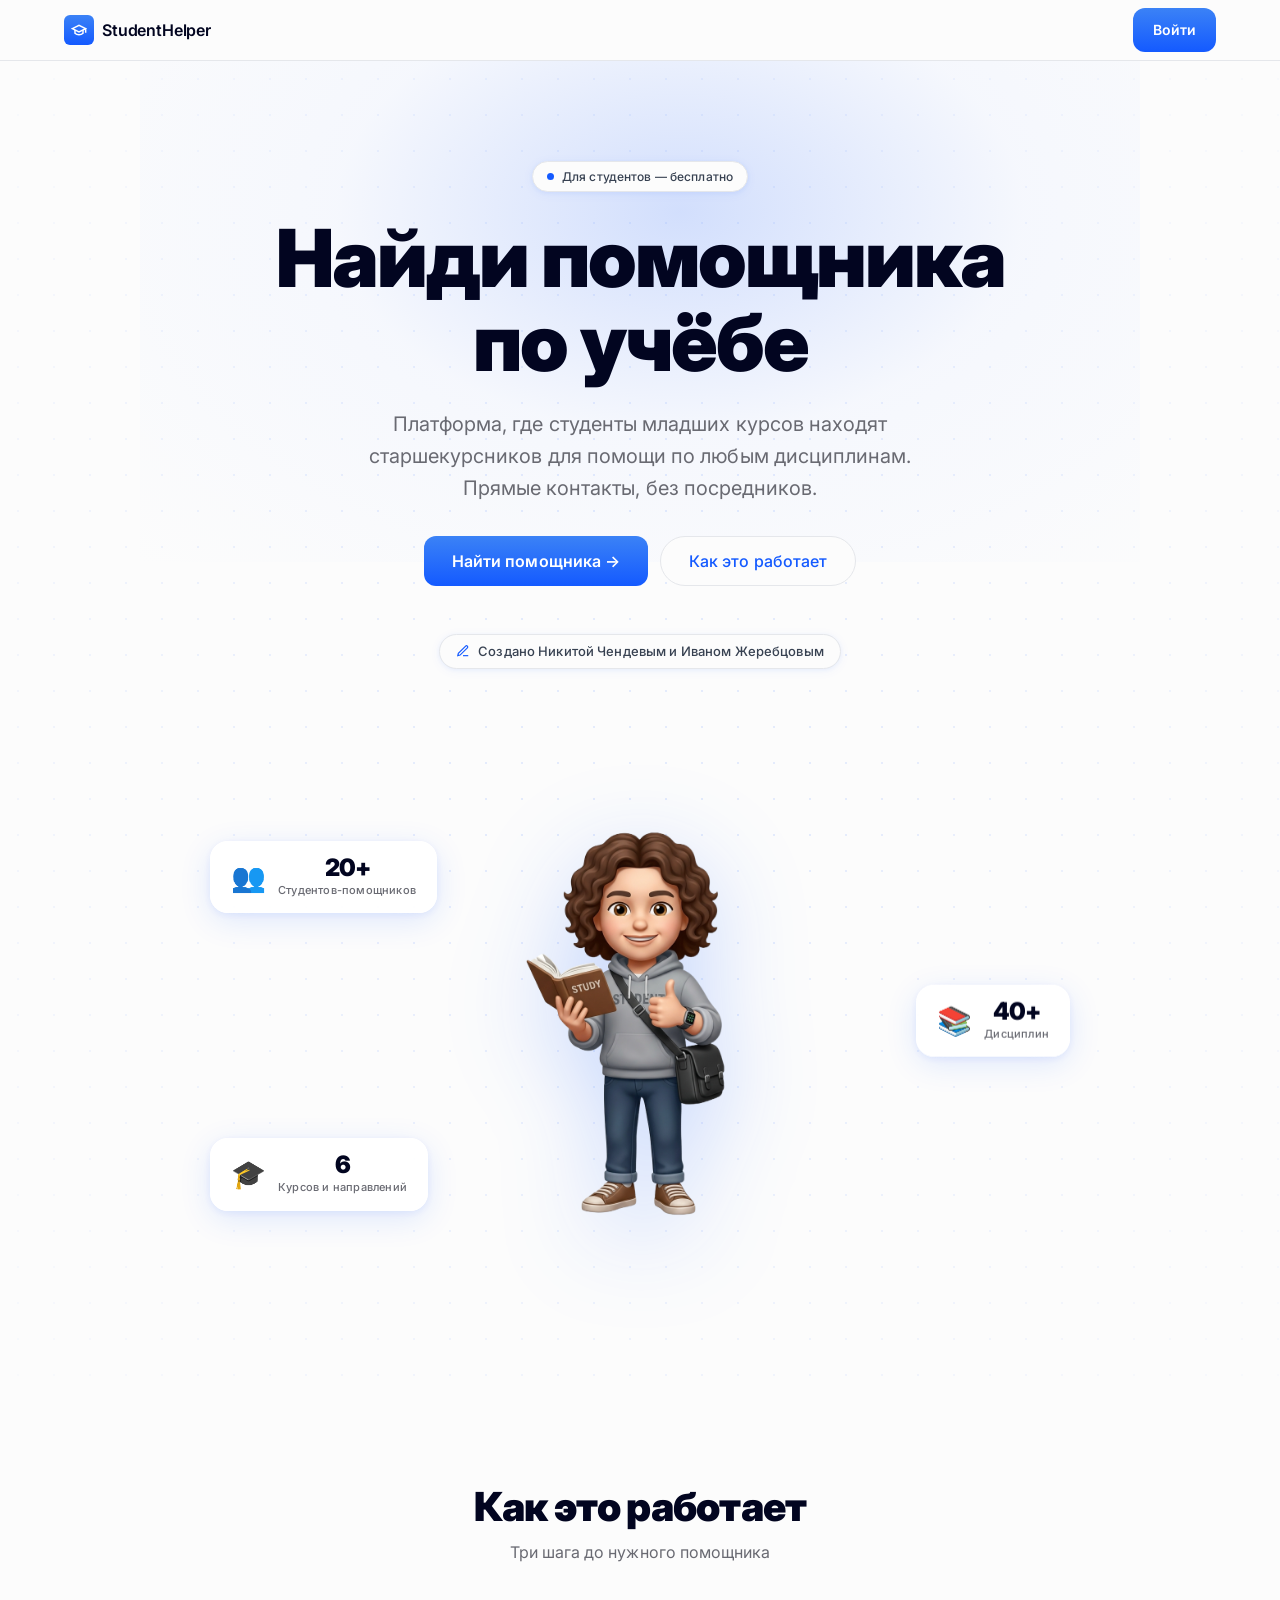
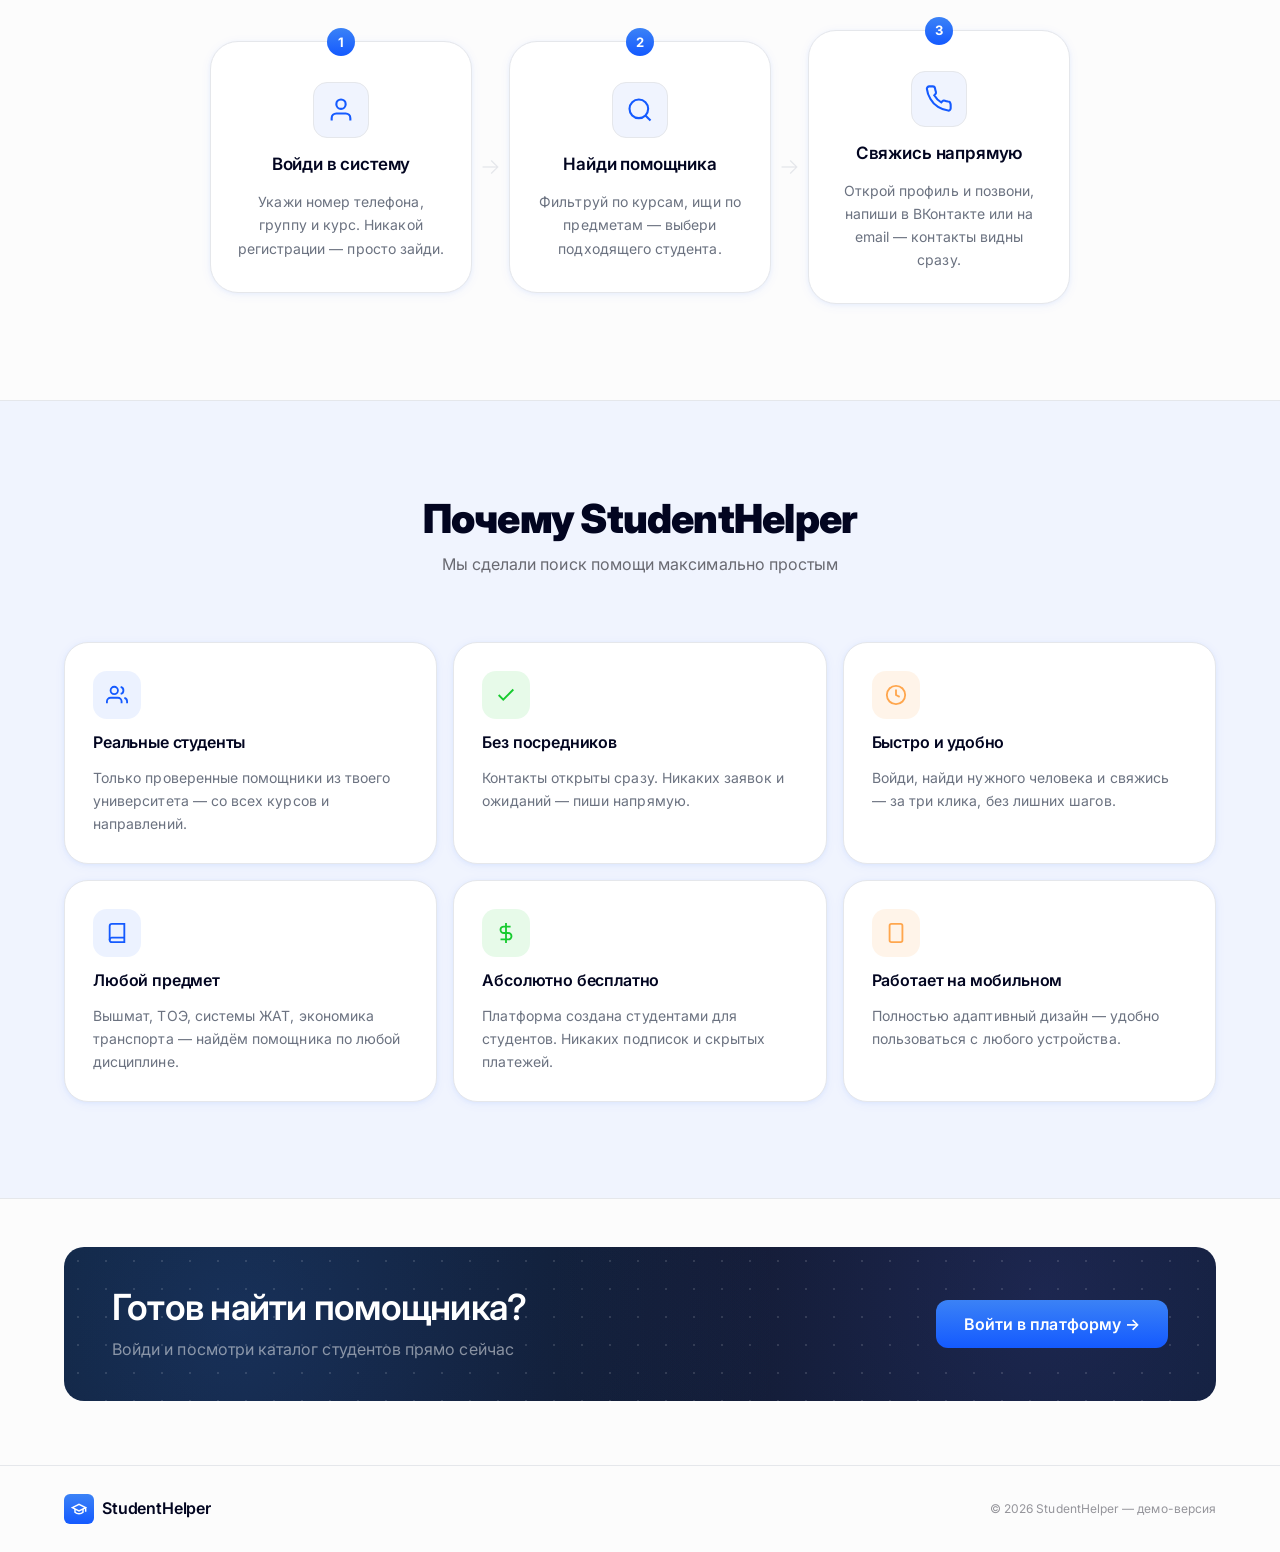
<file: index.html>
<!DOCTYPE html>
<html lang="ru">
<head>
  <meta charset="UTF-8" />
  <meta name="viewport" content="width=device-width, initial-scale=1.0" />
  <title>StudentHelper — Найди помощника по учёбе</title>
  <link rel="stylesheet" href="css/tokens.css" />
  <link rel="stylesheet" href="css/components.css" />
</head>
<body class="landing-body">

  <!-- ── HEADER ── -->
  <header class="land-header">
    <div class="container">
      <div class="land-header__inner">
        <a href="index.html" class="sh-logo">
          <div class="sh-logo__icon">
            <svg width="16" height="16" fill="none" stroke="currentColor" stroke-width="2.2" viewBox="0 0 24 24">
              <path d="M22 10v6M2 10l10-5 10 5-10 5z"/>
              <path d="M6 12v5c3 3 9 3 12 0v-5"/>
            </svg>
          </div>
          StudentHelper
        </a>
        <a href="login.html" class="btn btn--primary">Войти</a>
      </div>
    </div>
  </header>

  <!-- ── HERO ── -->
  <section class="land-hero">
    <div class="land-hero__bg">
      <div class="land-hero__glow"></div>
      <div class="land-hero__grid"></div>
    </div>
    <div class="container">
      <div class="land-hero__inner">

        <div class="hero__badge">
          <span class="hero__pulse"></span>
          Для студентов — бесплатно
        </div>

        <h1 class="land-hero__title">
          Найди помощника<br>по учёбе
        </h1>

        <p class="land-hero__sub">
          Платформа, где студенты младших курсов находят старшекурсников
          для помощи по любым дисциплинам. Прямые контакты, без посредников.
        </p>

        <div class="land-hero__actions">
          <a href="login.html" class="btn btn--primary btn--lg">Найти помощника →</a>
          <a href="#how" class="btn btn--ghost btn--lg">Как это работает</a>
        </div>

        <div class="land-hero__authors">
          <svg width="14" height="14" fill="none" stroke="currentColor" stroke-width="2" viewBox="0 0 24 24">
            <path d="M12 20h9"/>
            <path d="M16.5 3.5a2.12 2.12 0 0 1 3 3L7 19l-4 1 1-4z"/>
          </svg>
          Создано Никитой Чендевым и Иваном Жеребцовым
        </div>

        <div class="hero-visual">
          <!-- Floating stat cards -->
          <div class="hero-float-card hero-float-card--left-top">
            <span class="hero-float-card__icon">👥</span>
            <div>
              <div class="hero-float-card__num">20+</div>
              <div class="hero-float-card__label">Студентов-помощников</div>
            </div>
          </div>

          <div class="hero-float-card hero-float-card--right-top">
            <span class="hero-float-card__icon">📚</span>
            <div>
              <div class="hero-float-card__num">40+</div>
              <div class="hero-float-card__label">Дисциплин</div>
            </div>
          </div>

          <div class="hero-float-card hero-float-card--left-bottom">
            <span class="hero-float-card__icon">🎓</span>
            <div>
              <div class="hero-float-card__num">6</div>
              <div class="hero-float-card__label">Курсов и направлений</div>
            </div>
          </div>

          <!-- Student image -->
          <img
            class="hero-visual__img"
            src="student_memoji-fotor-bg-remover-20260518125216.png"
            alt="Студент-помощник"
          >
        </div>

      </div>
    </div>
  </section>

  <!-- ── HOW IT WORKS ── -->
  <section class="land-section" id="how">
    <div class="container">
      <div class="section-header">
        <h2 class="section-title">Как это работает</h2>
        <p class="section-subtitle">Три шага до нужного помощника</p>
      </div>

      <div class="land-steps">

        <div class="land-step">
          <div class="land-step__num">1</div>
          <div class="land-step__icon">
            <svg width="28" height="28" fill="none" stroke="currentColor" stroke-width="1.8" viewBox="0 0 24 24">
              <path d="M20 21v-2a4 4 0 0 0-4-4H8a4 4 0 0 0-4 4v2"/>
              <circle cx="12" cy="7" r="4"/>
            </svg>
          </div>
          <h3 class="land-step__title">Войди в систему</h3>
          <p class="land-step__text">Укажи номер телефона, группу и курс. Никакой регистрации — просто зайди.</p>
        </div>

        <div class="land-step__arrow">→</div>

        <div class="land-step">
          <div class="land-step__num">2</div>
          <div class="land-step__icon">
            <svg width="28" height="28" fill="none" stroke="currentColor" stroke-width="1.8" viewBox="0 0 24 24">
              <circle cx="11" cy="11" r="8"/>
              <path d="m21 21-4.35-4.35"/>
            </svg>
          </div>
          <h3 class="land-step__title">Найди помощника</h3>
          <p class="land-step__text">Фильтруй по курсам, ищи по предметам — выбери подходящего студента.</p>
        </div>

        <div class="land-step__arrow">→</div>

        <div class="land-step">
          <div class="land-step__num">3</div>
          <div class="land-step__icon">
            <svg width="28" height="28" fill="none" stroke="currentColor" stroke-width="1.8" viewBox="0 0 24 24">
              <path d="M22 16.92v3a2 2 0 0 1-2.18 2 19.79 19.79 0 0 1-8.63-3.07A19.5 19.5 0 0 1 4.69 12 19.79 19.79 0 0 1 1.61 3.4 2 2 0 0 1 3.6 1.21h3a2 2 0 0 1 2 1.72c.127.96.361 1.903.7 2.81a2 2 0 0 1-.45 2.11L7.91 8.86a16 16 0 0 0 6 6l.97-.97a2 2 0 0 1 2.11-.45c.907.339 1.85.573 2.81.7A2 2 0 0 1 21.73 16z"/>
            </svg>
          </div>
          <h3 class="land-step__title">Свяжись напрямую</h3>
          <p class="land-step__text">Открой профиль и позвони, напиши в ВКонтакте или на email — контакты видны сразу.</p>
        </div>

      </div>
    </div>
  </section>

  <!-- ── FEATURES ── -->
  <section class="land-section land-section--tinted" id="features">
    <div class="container">
      <div class="section-header">
        <h2 class="section-title">Почему StudentHelper</h2>
        <p class="section-subtitle">Мы сделали поиск помощи максимально простым</p>
      </div>

      <div class="land-features">

        <div class="land-feature-card">
          <div class="land-feature-card__icon land-feature-card__icon--blue">
            <svg width="22" height="22" fill="none" stroke="currentColor" stroke-width="2" viewBox="0 0 24 24">
              <path d="M17 21v-2a4 4 0 0 0-4-4H5a4 4 0 0 0-4 4v2"/>
              <circle cx="9" cy="7" r="4"/>
              <path d="M23 21v-2a4 4 0 0 0-3-3.87M16 3.13a4 4 0 0 1 0 7.75"/>
            </svg>
          </div>
          <h3 class="land-feature-card__title">Реальные студенты</h3>
          <p class="land-feature-card__text">Только проверенные помощники из твоего университета — со всех курсов и направлений.</p>
        </div>

        <div class="land-feature-card">
          <div class="land-feature-card__icon land-feature-card__icon--green">
            <svg width="22" height="22" fill="none" stroke="currentColor" stroke-width="2" viewBox="0 0 24 24">
              <polyline points="20 6 9 17 4 12"/>
            </svg>
          </div>
          <h3 class="land-feature-card__title">Без посредников</h3>
          <p class="land-feature-card__text">Контакты открыты сразу. Никаких заявок и ожиданий — пиши напрямую.</p>
        </div>

        <div class="land-feature-card">
          <div class="land-feature-card__icon land-feature-card__icon--amber">
            <svg width="22" height="22" fill="none" stroke="currentColor" stroke-width="2" viewBox="0 0 24 24">
              <circle cx="12" cy="12" r="10"/>
              <polyline points="12 6 12 12 16 14"/>
            </svg>
          </div>
          <h3 class="land-feature-card__title">Быстро и удобно</h3>
          <p class="land-feature-card__text">Войди, найди нужного человека и свяжись — за три клика, без лишних шагов.</p>
        </div>

        <div class="land-feature-card">
          <div class="land-feature-card__icon land-feature-card__icon--blue">
            <svg width="22" height="22" fill="none" stroke="currentColor" stroke-width="2" viewBox="0 0 24 24">
              <path d="M4 19.5A2.5 2.5 0 0 1 6.5 17H20"/>
              <path d="M6.5 2H20v20H6.5A2.5 2.5 0 0 1 4 19.5v-15A2.5 2.5 0 0 1 6.5 2z"/>
            </svg>
          </div>
          <h3 class="land-feature-card__title">Любой предмет</h3>
          <p class="land-feature-card__text">Вышмат, ТОЭ, системы ЖАТ, экономика транспорта — найдём помощника по любой дисциплине.</p>
        </div>

        <div class="land-feature-card">
          <div class="land-feature-card__icon land-feature-card__icon--green">
            <svg width="22" height="22" fill="none" stroke="currentColor" stroke-width="2" viewBox="0 0 24 24">
              <line x1="12" y1="1" x2="12" y2="23"/>
              <path d="M17 5H9.5a3.5 3.5 0 0 0 0 7h5a3.5 3.5 0 0 1 0 7H6"/>
            </svg>
          </div>
          <h3 class="land-feature-card__title">Абсолютно бесплатно</h3>
          <p class="land-feature-card__text">Платформа создана студентами для студентов. Никаких подписок и скрытых платежей.</p>
        </div>

        <div class="land-feature-card">
          <div class="land-feature-card__icon land-feature-card__icon--amber">
            <svg width="22" height="22" fill="none" stroke="currentColor" stroke-width="2" viewBox="0 0 24 24">
              <rect x="5" y="2" width="14" height="20" rx="2" ry="2"/>
              <line x1="12" y1="18" x2="12.01" y2="18"/>
            </svg>
          </div>
          <h3 class="land-feature-card__title">Работает на мобильном</h3>
          <p class="land-feature-card__text">Полностью адаптивный дизайн — удобно пользоваться с любого устройства.</p>
        </div>

      </div>
    </div>
  </section>

  <!-- ── CTA ── -->
  <section class="land-cta">
    <div class="container">
      <div class="land-cta__banner">
        <div class="land-cta__inner">
          <div class="land-cta__text">
            <h2 class="land-cta__title">Готов найти помощника?</h2>
            <p class="land-cta__sub">Войди и посмотри каталог студентов прямо сейчас</p>
          </div>
          <a href="login.html" class="btn btn--primary btn--lg land-cta__btn">
            Войти в платформу →
          </a>
        </div>
      </div>
    </div>
  </section>

  <!-- ── FOOTER ── -->
  <footer class="land-footer">
    <div class="container">
      <div class="land-footer__inner">
        <a href="index.html" class="sh-logo">
          <div class="sh-logo__icon">
            <svg width="16" height="16" fill="none" stroke="currentColor" stroke-width="2.2" viewBox="0 0 24 24">
              <path d="M22 10v6M2 10l10-5 10 5-10 5z"/>
              <path d="M6 12v5c3 3 9 3 12 0v-5"/>
            </svg>
          </div>
          StudentHelper
        </a>
        <p class="land-footer__copy">© 2026 StudentHelper — демо-версия</p>
      </div>
    </div>
  </footer>

  <script src="js/main.js"></script>
</body>
</html>
</file>
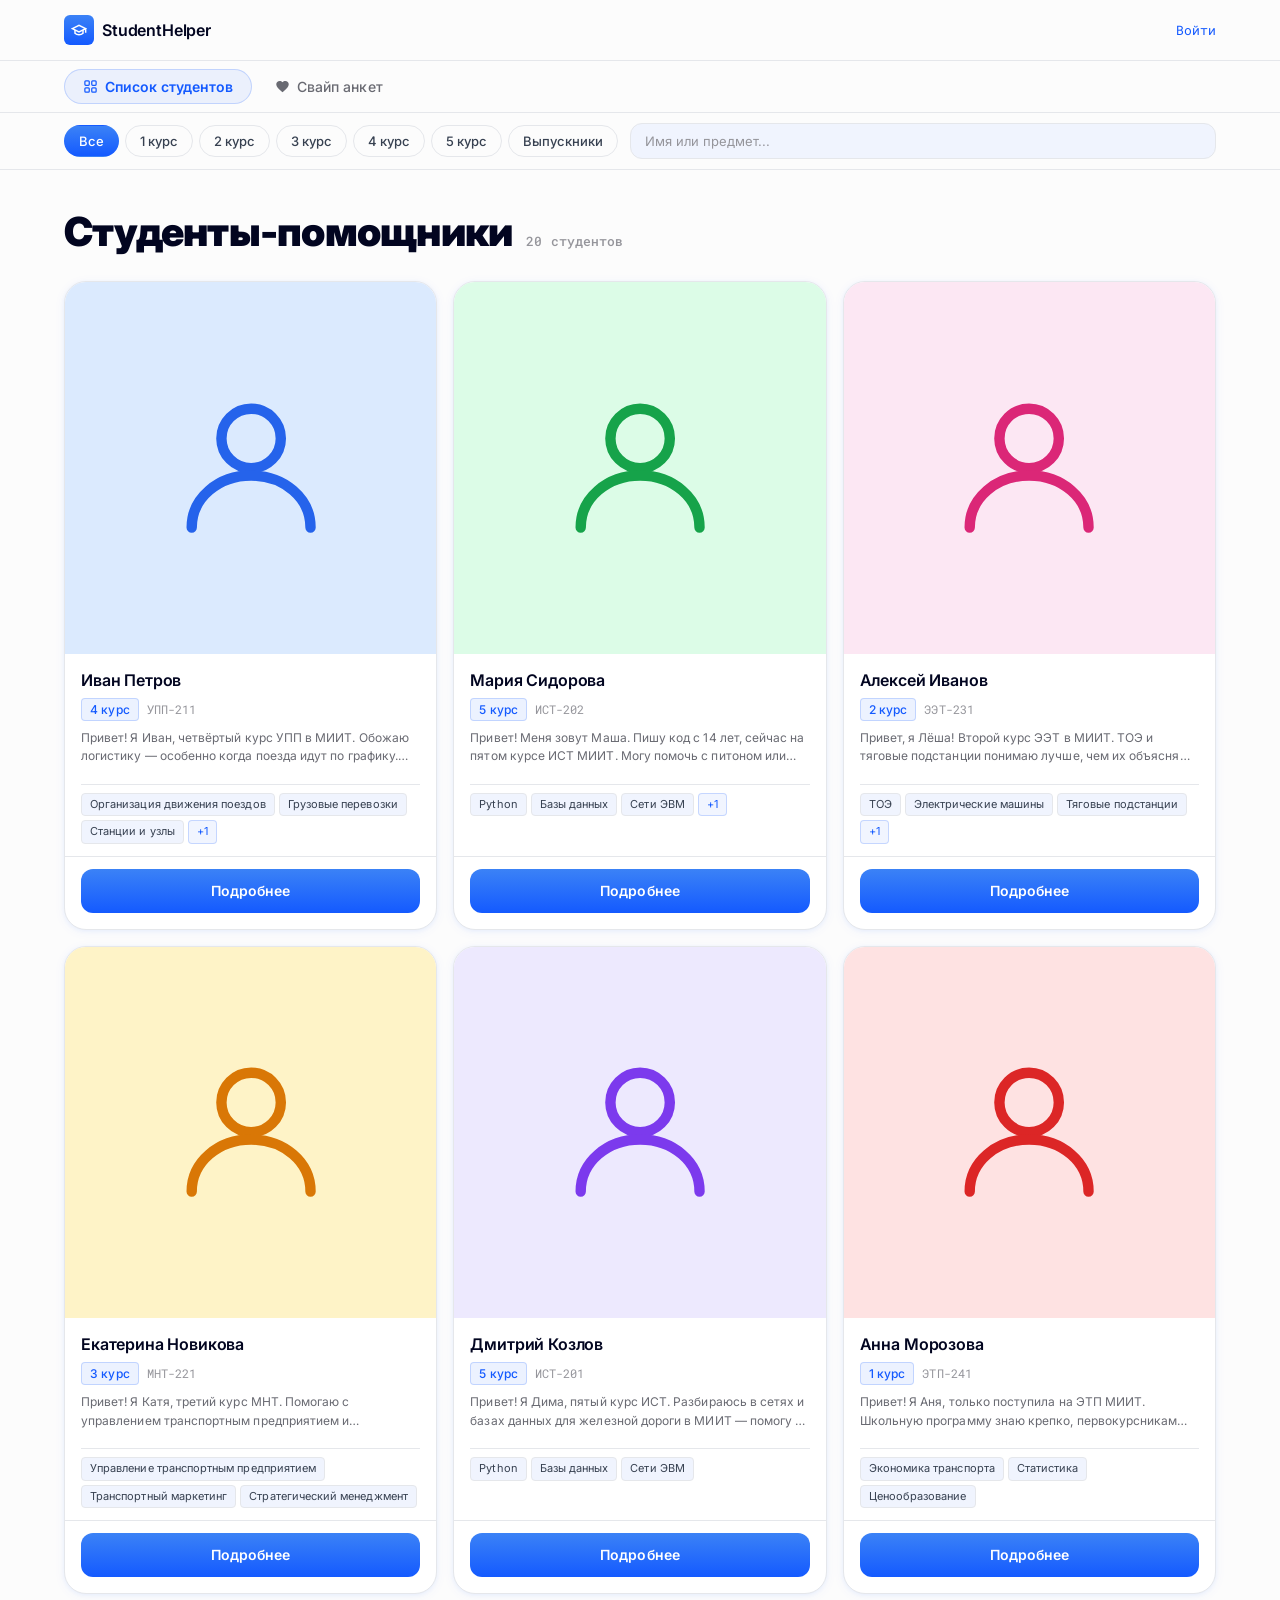
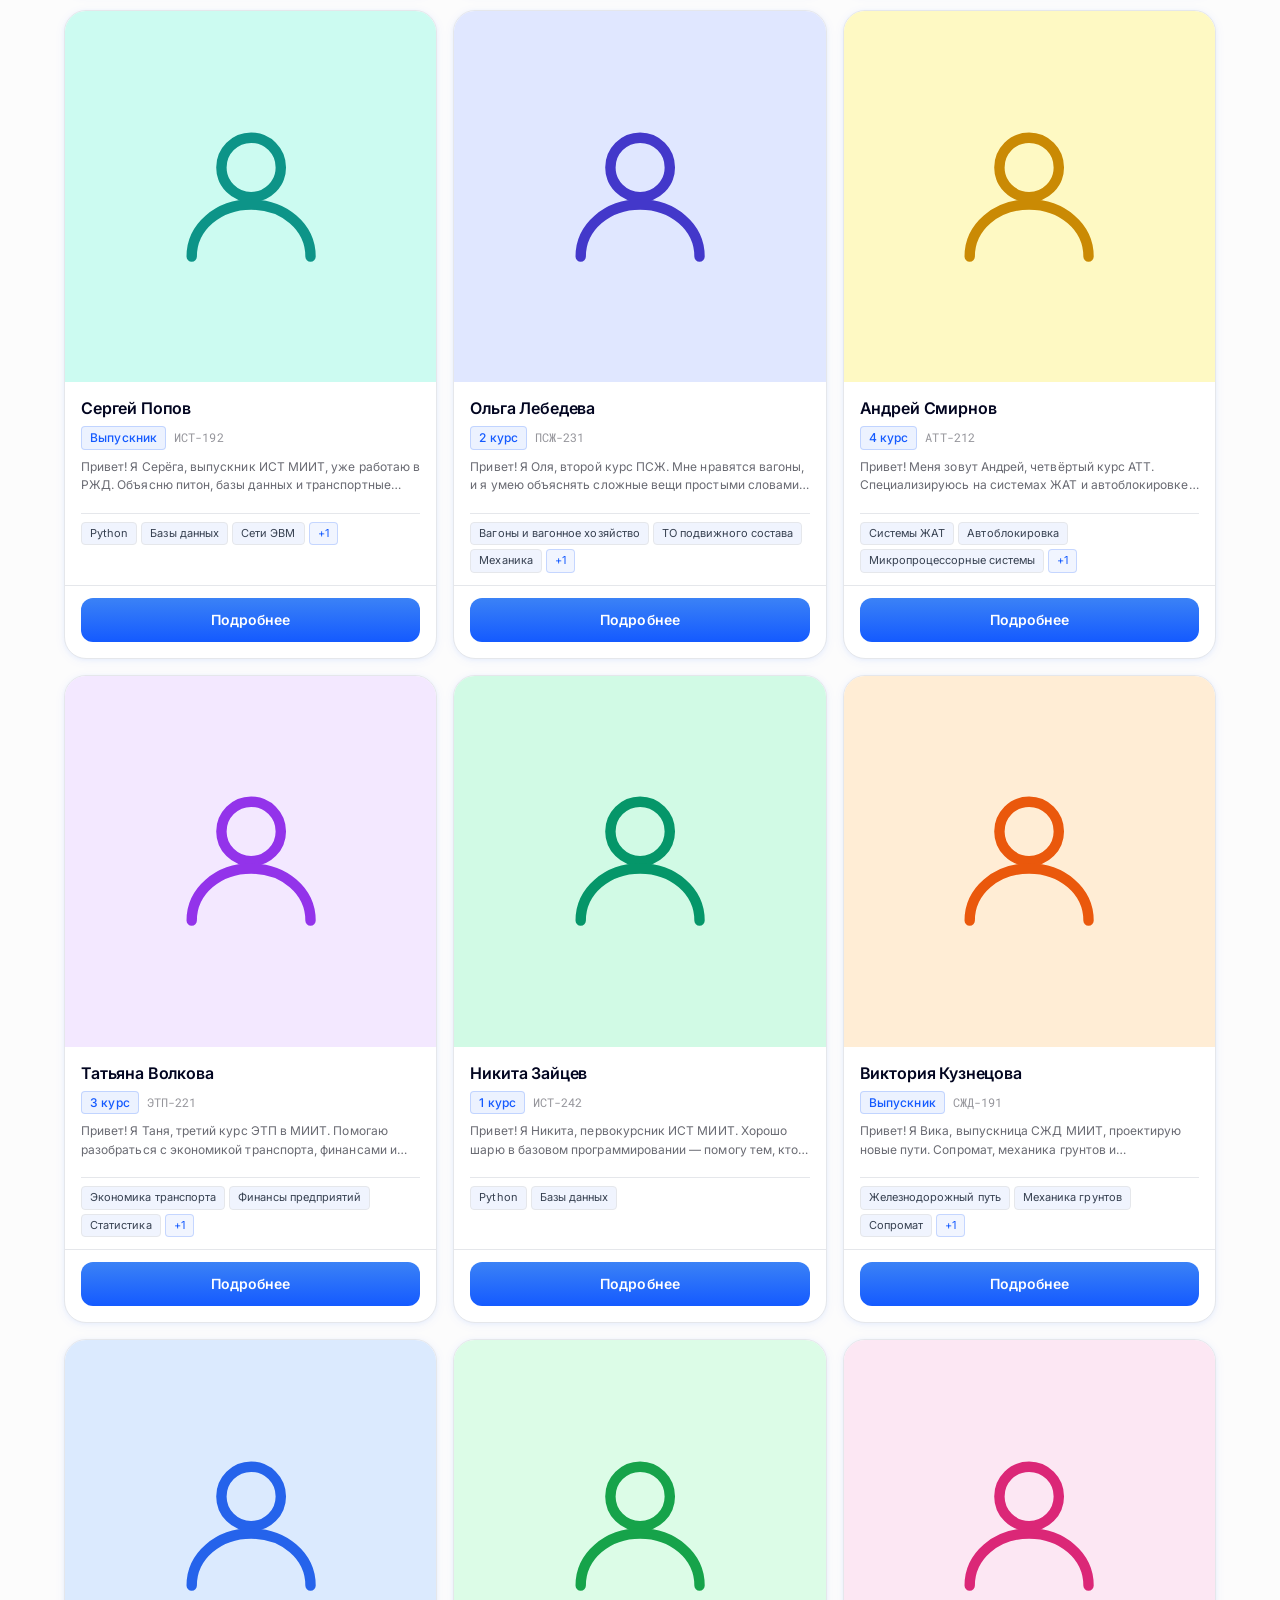
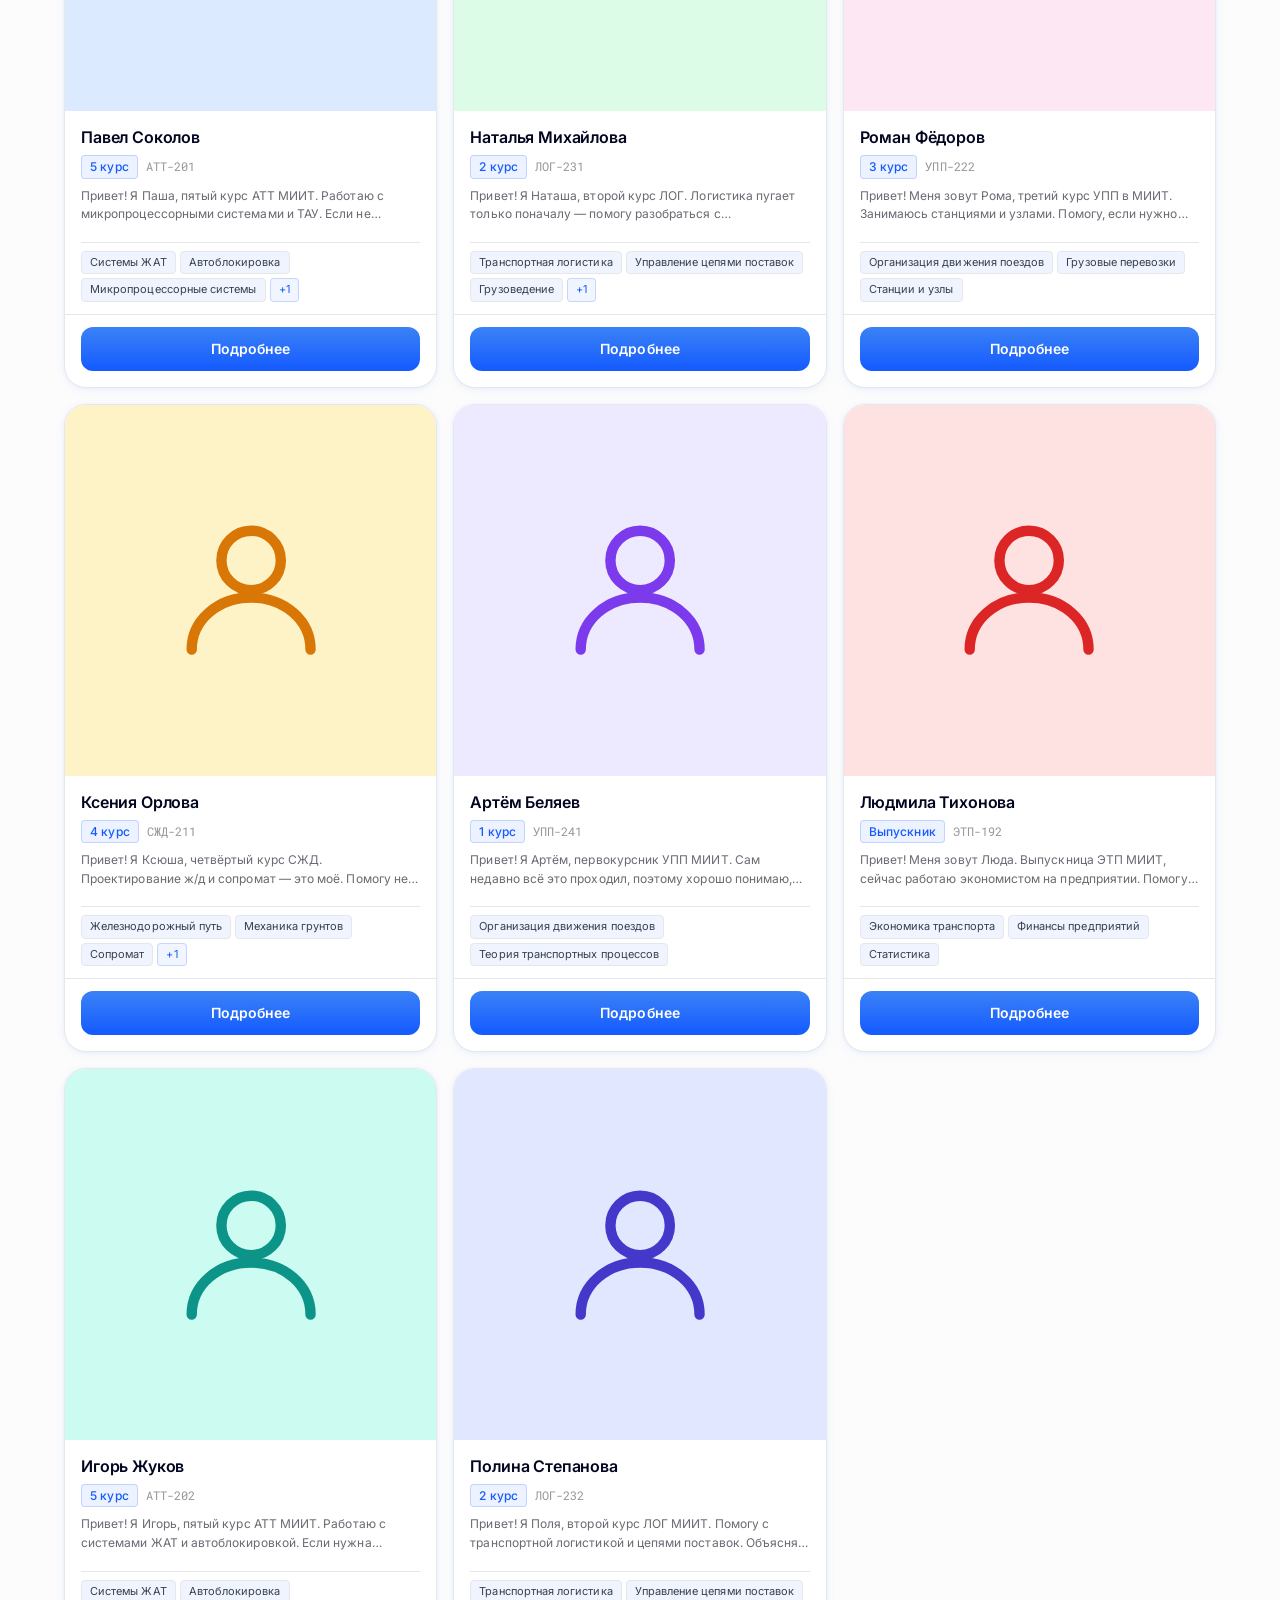
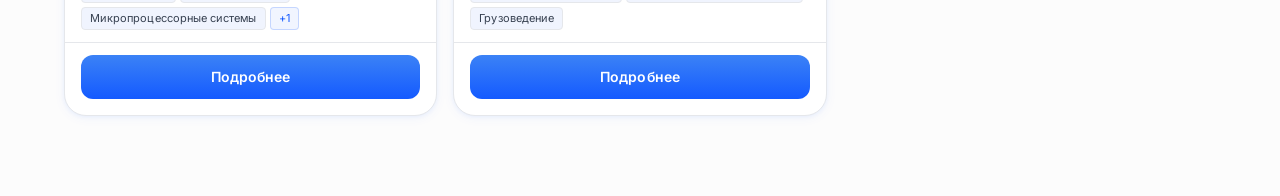
<file: catalog.html>
<!DOCTYPE html>
<html lang="ru">
<head>
  <meta charset="UTF-8" />
  <meta name="viewport" content="width=device-width, initial-scale=1.0" />
  <title>StudentHelper — Каталог</title>
  <link rel="stylesheet" href="css/tokens.css" />
  <link rel="stylesheet" href="css/components.css" />
</head>
<body>

  <header class="sh-header">
    <div class="container">
      <div class="sh-header__inner">
        <a href="catalog.html" class="sh-logo">
          <div class="sh-logo__icon">
            <svg width="16" height="16" fill="none" stroke="currentColor" stroke-width="2.2" viewBox="0 0 24 24">
              <path d="M22 10v6M2 10l10-5 10 5-10 5z"/>
              <path d="M6 12v5c3 3 9 3 12 0v-5"/>
            </svg>
          </div>
          StudentHelper
        </a>
        <div class="sh-header__right">
          <span class="sh-header__user" id="header-user"></span>
          <button class="btn btn--outline" id="logout-btn">Выход</button>
        </div>
      </div>
    </div>
  </header>

  <nav class="sh-page-nav">
    <div class="container">
      <div class="sh-page-nav__inner">
        <button class="sh-page-nav__btn sh-page-nav__btn--active" disabled>
          <svg width="15" height="15" fill="none" stroke="currentColor" stroke-width="2" viewBox="0 0 24 24">
            <rect x="3" y="3" width="7" height="7" rx="1.5"/>
            <rect x="14" y="3" width="7" height="7" rx="1.5"/>
            <rect x="3" y="14" width="7" height="7" rx="1.5"/>
            <rect x="14" y="14" width="7" height="7" rx="1.5"/>
          </svg>
          Список студентов
        </button>
        <a href="swipe.html" class="sh-page-nav__btn">
          <svg width="15" height="15" fill="currentColor" viewBox="0 0 24 24">
            <path d="M12 21.35l-1.45-1.32C5.4 15.36 2 12.28 2 8.5 2 5.42 4.42 3 7.5 3c1.74 0 3.41.81 4.5 2.09C13.09 3.81 14.76 3 16.5 3 19.58 3 22 5.42 22 8.5c0 3.78-3.4 6.86-8.55 11.54L12 21.35z"/>
          </svg>
          Свайп анкет
        </a>
      </div>
    </div>
  </nav>

  <div class="sh-filters">
    <div class="container">
      <div class="sh-filters__inner">
        <div class="sh-filters__btns" id="filter-btns">
          <button class="filter-btn filter-btn--active" data-filter="all">Все</button>
          <button class="filter-btn" data-filter="1">1 курс</button>
          <button class="filter-btn" data-filter="2">2 курс</button>
          <button class="filter-btn" data-filter="3">3 курс</button>
          <button class="filter-btn" data-filter="4">4 курс</button>
          <button class="filter-btn" data-filter="5">5 курс</button>
          <button class="filter-btn" data-filter="grad">Выпускники</button>
        </div>
        <div class="sh-search">
          <input class="form-input sh-search__input" id="search-input"
                 type="search" placeholder="Имя или предмет..." autocomplete="off" />
        </div>
      </div>
    </div>
  </div>

  <main class="sh-main">
    <div class="container">
      <div class="sh-catalog-head">
        <h1 class="section-title">Студенты-помощники</h1>
        <span class="sh-count" id="students-count"></span>
      </div>
      <div class="student-grid" id="student-grid"></div>
      <div class="sh-empty" id="sh-empty" hidden>
        <div class="sh-empty__icon">🎓</div>
        <p>Студенты не найдены. Попробуйте изменить фильтр или поисковый запрос.</p>
      </div>
    </div>
  </main>

  <script src="js/main.js"></script>
</body>
</html>
</file>
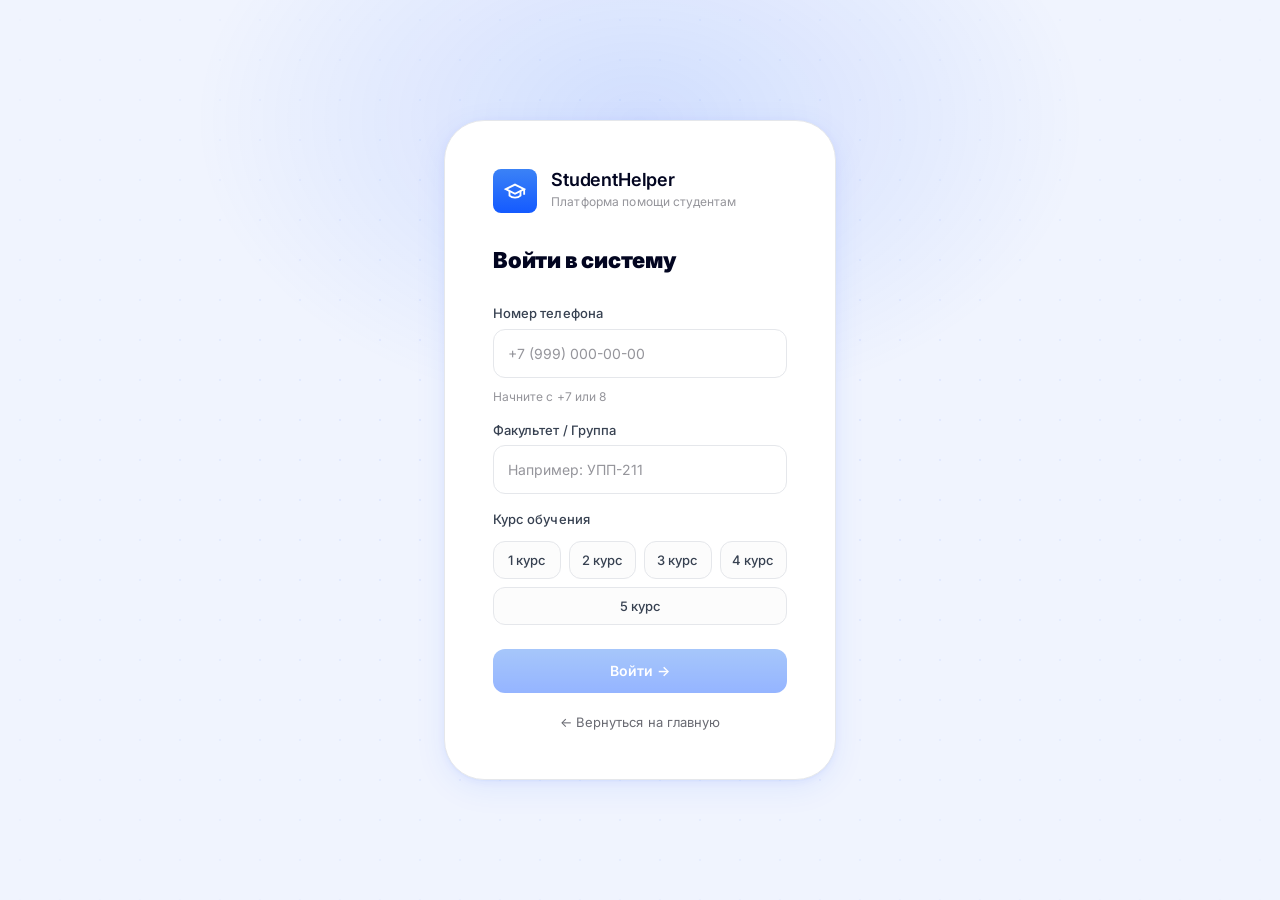
<file: login.html>
<!DOCTYPE html>
<html lang="ru">
<head>
  <meta charset="UTF-8" />
  <meta name="viewport" content="width=device-width, initial-scale=1.0" />
  <title>StudentHelper — Вход</title>
  <link rel="stylesheet" href="css/tokens.css" />
  <link rel="stylesheet" href="css/components.css" />
</head>
<body class="login-body">

  <div class="login-bg">
    <div class="login-bg__glow"></div>
    <div class="login-bg__grid"></div>
  </div>

  <div class="login-wrap">
    <div class="login-card">

      <div class="login-brand">
        <div class="login-brand__icon">
          <svg width="22" height="22" fill="none" stroke="currentColor" stroke-width="2" viewBox="0 0 24 24">
            <path d="M22 10v6M2 10l10-5 10 5-10 5z"/>
            <path d="M6 12v5c3 3 9 3 12 0v-5"/>
          </svg>
        </div>
        <div>
          <span class="login-brand__name">StudentHelper</span>
          <span class="login-brand__sub">Платформа помощи студентам</span>
        </div>
      </div>

      <h1 class="login-title">Войти в систему</h1>

      <form id="login-form" novalidate>

        <div class="form-group">
          <label class="form-label" for="f-phone">Номер телефона</label>
          <input class="form-input" id="f-phone" type="tel"
                 placeholder="+7 (999) 000-00-00" autocomplete="tel" />
          <span class="form-hint">Начните с +7 или 8</span>
        </div>

        <div class="form-group">
          <label class="form-label" for="f-faculty">Факультет / Группа</label>
          <div class="autocomplete-wrap">
            <input class="form-input" id="f-faculty" type="text"
                   placeholder="Например: УПП-211" autocomplete="off" />
            <ul class="autocomplete-list" id="faculty-list" hidden></ul>
          </div>
        </div>

        <div class="form-group">
          <label class="form-label">Курс обучения</label>
          <div class="course-picker" id="course-picker">
            <button type="button" class="course-btn" data-v="1">1 курс</button>
            <button type="button" class="course-btn" data-v="2">2 курс</button>
            <button type="button" class="course-btn" data-v="3">3 курс</button>
            <button type="button" class="course-btn" data-v="4">4 курс</button>
            <button type="button" class="course-btn" data-v="5">5 курс</button>
          </div>
          <input type="hidden" id="f-course" />
        </div>

        <button type="submit" class="btn btn--primary btn--full login-submit"
                id="login-btn" disabled>
          Войти →
        </button>

      </form>

      <p class="login-back">
        <a href="index.html">← Вернуться на главную</a>
      </p>

    </div>
  </div>

  <script src="js/main.js"></script>
</body>
</html>
</file>
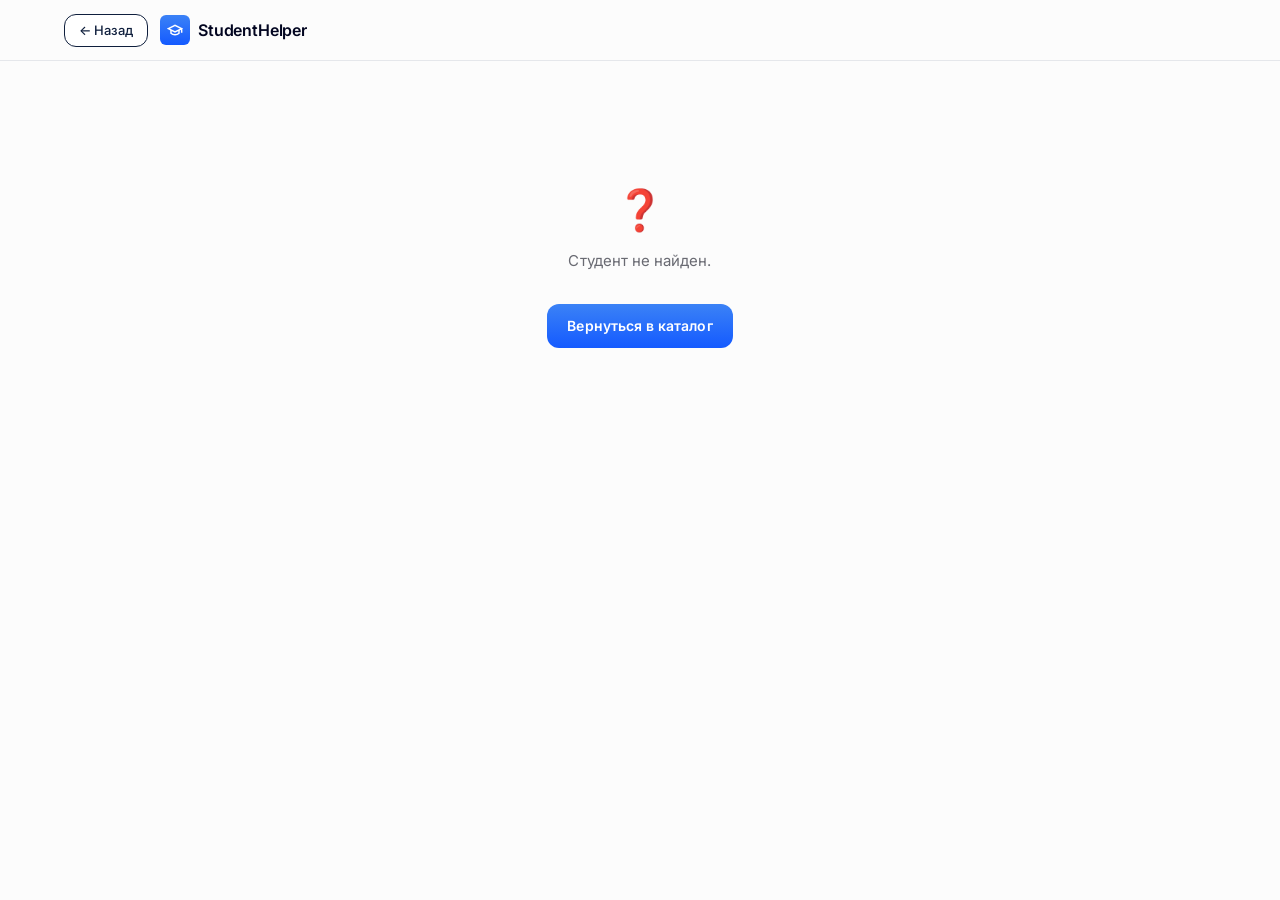
<file: profile.html>
<!DOCTYPE html>
<html lang="ru">
<head>
  <meta charset="UTF-8" />
  <meta name="viewport" content="width=device-width, initial-scale=1.0" />
  <title>StudentHelper — Профиль</title>
  <link rel="stylesheet" href="css/tokens.css" />
  <link rel="stylesheet" href="css/components.css" />
</head>
<body>

  <header class="sh-header">
    <div class="container">
      <div class="sh-header__inner">
        <div class="sh-header__left">
          <button class="btn btn--outline sh-back-btn" id="back-btn">← Назад</button>
          <a href="catalog.html" class="sh-logo">
            <div class="sh-logo__icon">
              <svg width="16" height="16" fill="none" stroke="currentColor" stroke-width="2.2" viewBox="0 0 24 24">
                <path d="M22 10v6M2 10l10-5 10 5-10 5z"/>
                <path d="M6 12v5c3 3 9 3 12 0v-5"/>
              </svg>
            </div>
            StudentHelper
          </a>
        </div>
        <button class="btn btn--outline" id="logout-btn">Выход</button>
      </div>
    </div>
  </header>

  <main class="sh-main">
    <div class="container">
      <div class="profile-wrap" id="profile-wrap"></div>
      <div class="sh-empty" id="not-found" hidden>
        <div class="sh-empty__icon">❓</div>
        <p>Студент не найден.</p>
        <a href="catalog.html" class="btn btn--primary" style="margin-top:20px">
          Вернуться в каталог
        </a>
      </div>
    </div>
  </main>

  <script src="js/main.js"></script>
</body>
</html>
</file>
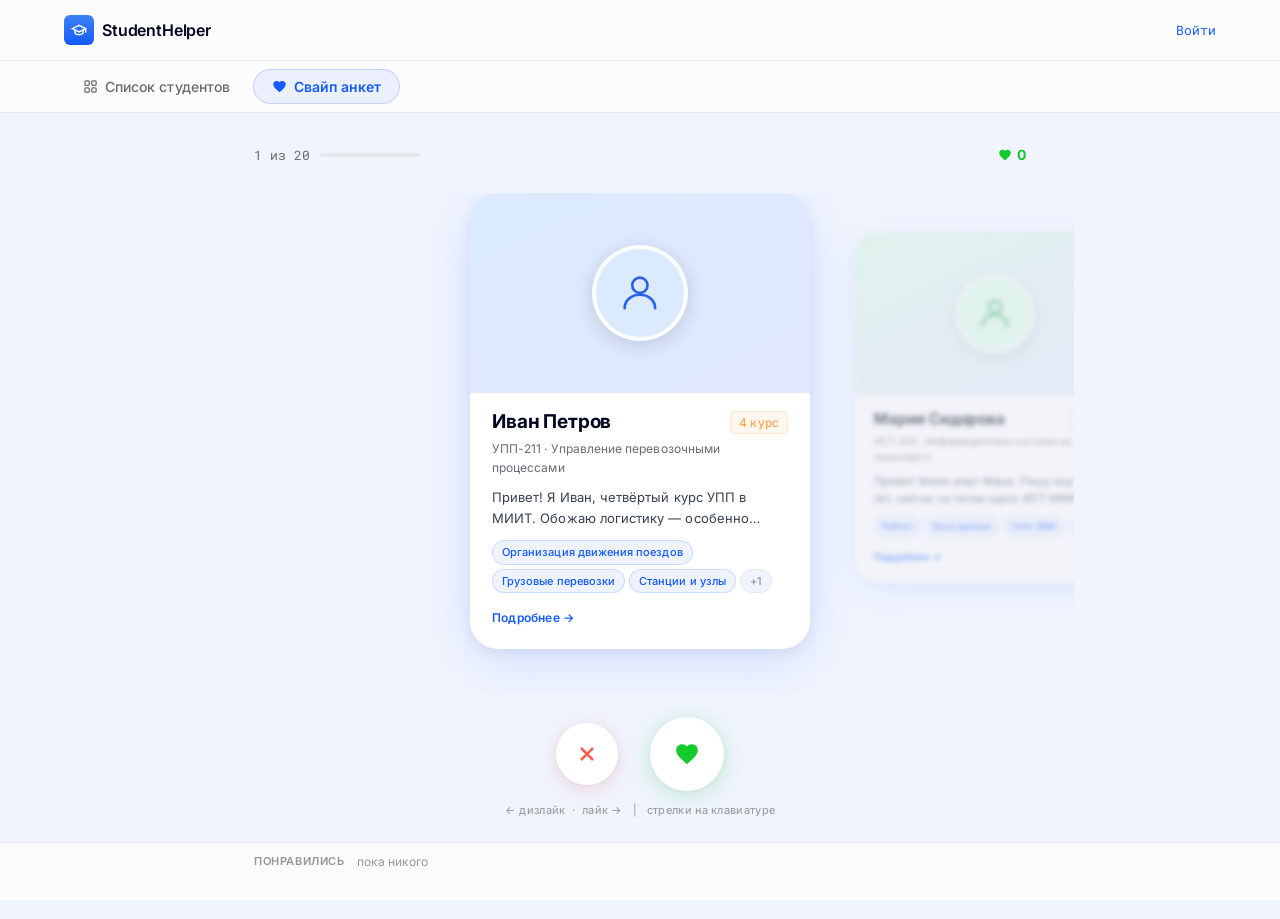
<file: swipe.html>
<!DOCTYPE html>
<html lang="ru">
<head>
  <meta charset="UTF-8" />
  <meta name="viewport" content="width=device-width, initial-scale=1.0" />
  <title>StudentHelper — Свайп</title>
  <link rel="stylesheet" href="css/tokens.css" />
  <link rel="stylesheet" href="css/components.css" />
</head>
<body class="swipe-page">

  <header class="sh-header">
    <div class="container">
      <div class="sh-header__inner">
        <a href="catalog.html" class="sh-logo">
          <div class="sh-logo__icon">
            <svg width="16" height="16" fill="none" stroke="currentColor" stroke-width="2.2" viewBox="0 0 24 24">
              <path d="M22 10v6M2 10l10-5 10 5-10 5z"/>
              <path d="M6 12v5c3 3 9 3 12 0v-5"/>
            </svg>
          </div>
          StudentHelper
        </a>
        <div class="sh-header__right">
          <span class="sh-header__user" id="header-user"></span>
          <button class="btn btn--outline" onclick="logout()">Выход</button>
        </div>
      </div>
    </div>
  </header>

  <nav class="sh-page-nav">
    <div class="container">
      <div class="sh-page-nav__inner">
        <a href="catalog.html" class="sh-page-nav__btn">
          <svg width="15" height="15" fill="none" stroke="currentColor" stroke-width="2" viewBox="0 0 24 24">
            <rect x="3" y="3" width="7" height="7" rx="1.5"/>
            <rect x="14" y="3" width="7" height="7" rx="1.5"/>
            <rect x="3" y="14" width="7" height="7" rx="1.5"/>
            <rect x="14" y="14" width="7" height="7" rx="1.5"/>
          </svg>
          Список студентов
        </a>
        <button class="sh-page-nav__btn sh-page-nav__btn--active" disabled>
          <svg width="15" height="15" fill="currentColor" viewBox="0 0 24 24">
            <path d="M12 21.35l-1.45-1.32C5.4 15.36 2 12.28 2 8.5 2 5.42 4.42 3 7.5 3c1.74 0 3.41.81 4.5 2.09C13.09 3.81 14.76 3 16.5 3 19.58 3 22 5.42 22 8.5c0 3.78-3.4 6.86-8.55 11.54L12 21.35z"/>
          </svg>
          Свайп анкет
        </button>
      </div>
    </div>
  </nav>

  <main class="swipe-main">
    <div class="swipe-container">

      <div class="swipe-topbar">
        <div class="swipe-progress-wrap">
          <span class="swipe-progress-text" id="swipeProgressText">1 из 20</span>
          <div class="swipe-progress-bar">
            <div class="swipe-progress-fill" id="swipeProgressFill"></div>
          </div>
        </div>
        <div class="swipe-liked-count">
          <svg width="14" height="14" fill="var(--emerald)" viewBox="0 0 24 24">
            <path d="M12 21.35l-1.45-1.32C5.4 15.36 2 12.28 2 8.5 2 5.42 4.42 3 7.5 3c1.74 0 3.41.81 4.5 2.09C13.09 3.81 14.76 3 16.5 3 19.58 3 22 5.42 22 8.5c0 3.78-3.4 6.86-8.55 11.54L12 21.35z"/>
          </svg>
          <span id="swipeLikedNum">0</span>
        </div>
      </div>

      <div class="swipe-arena" id="swipeArena"></div>

      <div class="swipe-actions">
        <button class="swipe-btn swipe-btn--nope" id="btnNope" onclick="doSwipe('nope')" title="Дизлайк ← ">
          <svg width="24" height="24" fill="none" stroke="currentColor" stroke-width="2.5" viewBox="0 0 24 24">
            <path d="M18 6L6 18M6 6l12 12"/>
          </svg>
        </button>
        <button class="swipe-btn swipe-btn--like" id="btnLike" onclick="doSwipe('like')" title="Лайк →">
          <svg width="26" height="26" fill="currentColor" viewBox="0 0 24 24">
            <path d="M12 21.35l-1.45-1.32C5.4 15.36 2 12.28 2 8.5 2 5.42 4.42 3 7.5 3c1.74 0 3.41.81 4.5 2.09C13.09 3.81 14.76 3 16.5 3 19.58 3 22 5.42 22 8.5c0 3.78-3.4 6.86-8.55 11.54L12 21.35z"/>
          </svg>
        </button>
      </div>

      <p class="swipe-hint">← дизлайк &nbsp;·&nbsp; лайк → &nbsp;&nbsp;|&nbsp;&nbsp; стрелки на клавиатуре</p>

    </div>
  </main>

  <div class="swipe-shelf" id="swipeShelf">
    <div class="swipe-shelf__inner">
      <span class="swipe-shelf__label">Понравились</span>
      <div class="swipe-shelf__list" id="swipeShelfList">
        <span class="swipe-shelf__empty">пока никого</span>
      </div>
    </div>
  </div>

  <div class="swipe-done" id="swipeDone" hidden>
    <div class="swipe-done__modal">
      <div class="swipe-done__emoji">🎉</div>
      <h2 class="swipe-done__title">Все анкеты просмотрены!</h2>
      <p class="swipe-done__sub">Понравилось студентов: <strong id="swipeDoneCount">0</strong></p>
      <div class="swipe-done__liked" id="swipeDoneLiked"></div>
      <div class="swipe-done__actions">
        <button class="btn btn--primary" onclick="resetSwipe()">Начать заново</button>
        <a href="catalog.html" class="btn btn--outline">К каталогу</a>
      </div>
    </div>
  </div>

  <script src="js/main.js"></script>
  <script>
    /* ── SWIPE STATE ── */
    let swipeIdx = 0;
    let liked    = [];
    let busy     = false;
    let pool     = []; // {sIdx, el, exiting}
    let drag     = null;

    const BADGE_CLS = {
      1:'badge--blue', 2:'badge--blue', 3:'badge--green',
      4:'badge--amber', 5:'badge--amber', grad:'badge--red'
    };

    /* ── POSITION HELPER ── */
    function cardPos(offset) {
      if (offset === -1) return 'prev';
      if (offset ===  0) return 'active';
      if (offset ===  1) return 'next';
      if (offset >=   2) return 'far-next';
      return 'gone';
    }

    /* ── BUILD CARD DOM ── */
    function buildCard(s) {
      const c  = AVATAR_PALETTE[(s.id - 1) % AVATAR_PALETTE.length];
      const el = document.createElement('div');
      el.className   = 'swipe-card';
      el.dataset.sid = s.id;
      el.style.setProperty('--card-bg', c.bg);
      el.style.setProperty('--card-icon', c.icon);
      el.innerHTML = `
        <div class="swipe-stamp swipe-stamp--like">ЛАЙК ❤</div>
        <div class="swipe-stamp swipe-stamp--nope">ПРОПУСК</div>
        <div class="swipe-card__glow"></div>
        <div class="swipe-card__top">
          ${avatarHtml(s.id, 'swipe-card__avatar')}
        </div>
        <div class="swipe-card__body">
          <div class="swipe-card__row">
            <span class="swipe-card__name">${s.name}</span>
            <span class="badge ${BADGE_CLS[s.year] || 'badge--blue'}">${yearLabel(s.year)}</span>
          </div>
          <p class="swipe-card__meta">${s.group}&nbsp;·&nbsp;${s.direction}</p>
          <p class="swipe-card__bio">${s.bio}</p>
          <div class="swipe-card__tags">
            ${s.subjects.slice(0, 3).map(t => `<span class="swipe-tag">${t}</span>`).join('')}
            ${s.subjects.length > 3 ? `<span class="swipe-tag swipe-tag--more">+${s.subjects.length - 3}</span>` : ''}
          </div>
          <a href="profile.html?id=${s.id}" class="swipe-card__link" onclick="event.stopPropagation()">Подробнее →</a>
        </div>`;
      return el;
    }

    /* ── REFRESH ALL POSITIONS ── */
    function refreshPositions() {
      pool.forEach(p => {
        if (p.exiting) return;
        p.el.dataset.pos = cardPos(p.sIdx - swipeIdx);
      });
    }

    /* ── SWIPE ACTION ── */
    function doSwipe(action) {
      if (busy || swipeIdx >= STUDENTS.length) return;
      busy = true;

      const active = pool.find(p => p.sIdx === swipeIdx && !p.exiting);
      if (!active) { busy = false; return; }

      /* Stamp + glow */
      active.el.classList.add(action === 'like' ? 'is-liking' : 'is-noping');

      if (action === 'like') {
        liked.push(STUDENTS[swipeIdx]);
        addToShelf(STUDENTS[swipeIdx]);
      }

      /* Button pulse */
      const btn = document.getElementById(action === 'like' ? 'btnLike' : 'btnNope');
      btn.classList.add('pulse');
      setTimeout(() => btn.classList.remove('pulse'), 320);

      /* Short flash delay, then animate out */
      setTimeout(() => {
        active.exiting = true;
        active.el.dataset.pos = action === 'like' ? 'exit-right' : 'exit-left';

        swipeIdx++;
        refreshPositions();

        /* Inject new far-next card if available and not already in pool */
        const ni = swipeIdx + 2;
        if (ni < STUDENTS.length && !pool.find(p => p.sIdx === ni)) {
          const el = buildCard(STUDENTS[ni]);
          el.dataset.pos = 'far-next';
          document.getElementById('swipeArena').appendChild(el);
          pool.push({ sIdx: ni, el, exiting: false });
        }

        updateProgress();

        /* After exit animation finishes, clean up */
        setTimeout(() => {
          active.el.remove();
          pool = pool.filter(p => p !== active);
          /* Remove any cards too far back */
          pool.filter(p => !p.exiting && p.sIdx - swipeIdx < -1)
              .forEach(p => p.el.remove());
          pool = pool.filter(p => p.exiting || p.sIdx - swipeIdx >= -1);

          busy = false;
          if (swipeIdx >= STUDENTS.length) showDone();
        }, 480);

      }, 120);
    }

    /* ── PROGRESS ── */
    function updateProgress() {
      const total = STUDENTS.length;
      const shown = Math.min(swipeIdx + 1, total);
      document.getElementById('swipeProgressText').textContent =
        `${swipeIdx >= total ? total : shown} из ${total}`;
      document.getElementById('swipeProgressFill').style.width =
        `${(Math.min(swipeIdx, total) / total) * 100}%`;
      document.getElementById('swipeLikedNum').textContent = liked.length;
    }

    /* ── SHELF (liked bar) ── */
    function addToShelf(s) {
      const list  = document.getElementById('swipeShelfList');
      const empty = list.querySelector('.swipe-shelf__empty');
      if (empty) empty.remove();

      const chip = document.createElement('a');
      chip.href      = `profile.html?id=${s.id}`;
      chip.className = 'swipe-shelf__chip';
      chip.title     = s.name;
      chip.innerHTML = avatarHtml(s.id, 'swipe-shelf__avatar');
      chip.style.animation = 'popIn .32s cubic-bezier(.34,1.56,.64,1) both';
      list.appendChild(chip);
    }

    /* ── DONE SCREEN ── */
    function showDone() {
      document.getElementById('swipeDoneCount').textContent = liked.length;
      const list = document.getElementById('swipeDoneLiked');
      list.innerHTML = liked.length
        ? liked.map(s => `
            <a href="profile.html?id=${s.id}" class="swipe-done__chip">
              ${avatarHtml(s.id, 'swipe-done__chip-av')}
              <span>${s.name.split(' ')[0]}</span>
            </a>`).join('')
        : '<p class="swipe-done__nobody">Никто не понравился 😔</p>';

      const overlay = document.getElementById('swipeDone');
      overlay.hidden = false;
    }

    /* ── RESET ── */
    function resetSwipe() {
      swipeIdx = 0;
      liked    = [];
      busy     = false;
      pool.forEach(p => p.el.remove());
      pool = [];

      const arena = document.getElementById('swipeArena');
      arena.innerHTML = '';
      for (let i = 0; i < Math.min(3, STUDENTS.length); i++) {
        const el = buildCard(STUDENTS[i]);
        el.dataset.pos = cardPos(i);
        arena.appendChild(el);
        pool.push({ sIdx: i, el, exiting: false });
      }

      document.getElementById('swipeShelfList').innerHTML =
        '<span class="swipe-shelf__empty">пока никого</span>';
      document.getElementById('swipeDone').hidden = true;
      updateProgress();
    }

    /* ── KEYBOARD ── */
    function setupKeys() {
      document.addEventListener('keydown', e => {
        if (document.getElementById('swipeDone') && !document.getElementById('swipeDone').hidden) return;
        if (e.key === 'ArrowLeft')  doSwipe('nope');
        if (e.key === 'ArrowRight') doSwipe('like');
      });
    }

    /* ── DRAG / TOUCH ── */
    function setupDrag() {
      const arena = document.getElementById('swipeArena');
      const onStart = (x, target) => {
        if (busy) return;
        const card = target.closest && target.closest('.swipe-card[data-pos="active"]');
        if (!card) return;
        drag = { startX: x, card, moved: 0 };
      };
      const onMove = x => {
        if (!drag) return;
        drag.moved = x - drag.startX;
        const rot = drag.moved * 0.065;
        drag.card.style.transform  = `translateX(calc(-50% + ${drag.moved}px)) rotate(${rot}deg) scale(1)`;
        drag.card.style.transition = 'none';
        drag.card.classList.toggle('is-liking', drag.moved > 45);
        drag.card.classList.toggle('is-noping', drag.moved < -45);
      };
      const onEnd = () => {
        if (!drag) return;
        const { moved, card } = drag;
        drag = null;
        card.style.transform  = '';
        card.style.transition = '';
        card.classList.remove('is-liking', 'is-noping');
        if (Math.abs(moved) > 95) doSwipe(moved > 0 ? 'like' : 'nope');
      };

      arena.addEventListener('mousedown',  e => onStart(e.clientX, e.target));
      arena.addEventListener('touchstart', e => onStart(e.touches[0].clientX, e.target), { passive: true });
      document.addEventListener('mousemove',  e => onMove(e.clientX));
      document.addEventListener('touchmove',  e => onMove(e.touches[0].clientX), { passive: true });
      document.addEventListener('mouseup',  onEnd);
      document.addEventListener('touchend', onEnd);
    }

    /* ── INIT ── */
    function init() {
      const user = localStorage.getItem('sh_user');
      const headerUser = document.getElementById('header-user');
      const logoutBtn  = document.querySelector('.sh-header .btn--outline');
      if (user) {
        if (headerUser) headerUser.textContent = user;
      } else {
        if (headerUser) headerUser.innerHTML = '<a href="login.html" style="color:var(--signal-blue);text-decoration:none;font-size:13px">Войти</a>';
        if (logoutBtn)  logoutBtn.style.display = 'none';
      }

      const arena = document.getElementById('swipeArena');
      for (let i = 0; i < Math.min(3, STUDENTS.length); i++) {
        const el = buildCard(STUDENTS[i]);
        el.dataset.pos = cardPos(i);
        arena.appendChild(el);
        pool.push({ sIdx: i, el, exiting: false });
      }

      updateProgress();
      setupKeys();
      setupDrag();
    }

    init();
  </script>
</body>
</html>
</file>
<file: css/tokens.css>
@import url('https://fonts.googleapis.com/css2?family=Inter:wght@400;500;600;900&family=Roboto+Mono:wght@500;700&display=swap');

:root {
  /* ── Цвета ── */
  --canvas:         #fcfcfc;
  --sky-wash:       #f0f4fe;
  --midnight:       #020520;
  --graphite:       #14141e;
  --slate:          #374151;
  --ash:            #696a72;
  --fog:            #95959b;
  --steel:          #6b7280;
  --signal-blue:    #145aff;
  --action-dark:    #0f1f3d;
  --border:         #e5e7eb;
  --white:          #ffffff;

  /* Semantic accents — только для статус-бейджей */
  --emerald:        #16ca2e;
  --coral:          #f26052;
  --azure:          #0099ff;
  --amber:          #ffa64d;

  /* Градиенты */
  --gradient-blue:  linear-gradient(rgb(59,130,246) 0%, rgb(20,90,255) 100%);

  /* ── Шрифты ── */
  --font-body:      'Inter', system-ui, sans-serif;
  --font-mono:      'Roboto Mono', ui-monospace, monospace;

  /* ── Типографика ── */
  --text-caption:       10px;
  --text-body:          14px;
  --text-subheading:    18px;
  --text-heading:       22px;
  --text-heading-lg:    40px;
  --text-display:       56px;

  --leading-caption:    1.2;
  --leading-body:       1.43;
  --leading-subheading: 1.4;
  --leading-heading:    1.25;
  --leading-heading-lg: 1.08;
  --leading-display:    1.05;

  --tracking-caption:     0.13px;
  --tracking-body:        0.06px;
  --tracking-subheading: -0.16px;
  --tracking-heading:    -0.22px;
  --tracking-heading-lg: -0.76px;
  --tracking-display:    -1.51px;

  /* ── Отступы ── */
  --space-4:   4px;
  --space-8:   8px;
  --space-12:  12px;
  --space-16:  16px;
  --space-20:  20px;
  --space-24:  24px;
  --space-32:  32px;
  --space-40:  40px;
  --space-48:  48px;
  --space-56:  56px;
  --space-72:  72px;
  --space-80:  80px;
  --space-104: 104px;
  --space-120: 120px;

  /* ── Скругления ── */
  --radius-badge:   4px;
  --radius-card:    8px;
  --radius-btn:     12px;
  --radius-input:   12px;
  --radius-img:     16px;
  --radius-modal:   32px;
  --radius-card-lg: 40px;
  --radius-pill:    100px;

  /* ── Тени ── */
  --shadow-card:    0 1px 4px rgba(20,90,255,.06), 0 2px 12px rgba(20,90,255,.05);
  --shadow-elevated:0 4px 16px rgba(20,90,255,.10), 0 1px 4px rgba(20,90,255,.07);
  --shadow-feature: 0 2px 8px  rgba(20,90,255,.06),
                    0 8px 32px rgba(20,90,255,.08),
                    0 1px 2px  rgba(20,90,255,.04);
  --shadow-blue:    0 0px 40px rgba(20,90,255,.12), 0 1px 4px rgba(20,90,255,.08);
  --shadow-modal:   0 24px 64px rgba(20,90,255,.14), 0 2px 8px rgba(20,90,255,.08);
}
</file>
<file: css/components.css>
/* ── RESET ── */
*, *::before, *::after { box-sizing: border-box; margin: 0; padding: 0; }
[hidden] { display: none !important; }
html { scroll-behavior: smooth; }

body {
  font-family: var(--font-body);
  font-size: var(--text-body);
  line-height: var(--leading-body);
  letter-spacing: var(--tracking-body);
  background: var(--canvas);
  color: var(--slate);
  overflow-x: hidden;
}

h1, h2, h3, h4, h5, h6 {
  font-family: 'Inter', system-ui, sans-serif;
  font-weight: 900;
  color: var(--graphite);
  letter-spacing: -0.03em;
}

/* ── LAYOUT ── */
.container {
  max-width: 1200px;
  margin: 0 auto;
  padding: 0 24px;
}

/* ── BUTTONS ── */
.btn {
  display: inline-flex;
  align-items: center;
  gap: 8px;
  font-family: var(--font-body);
  font-size: 14px;
  font-weight: 500;
  border-radius: var(--radius-btn);
  padding: 15px 20px;
  cursor: pointer;
  transition: all .2s ease;
  text-decoration: none;
  border: none;
  line-height: 1;
  white-space: nowrap;
}

/* Filled — единственная filled кнопка на странице */
.btn--primary {
  background: var(--gradient-blue);
  color: var(--white);
  font-weight: 600;
}
.btn--primary:hover { opacity: .9; transform: translateY(-1px); }

/* Outlined — тёмная рамка */
.btn--outline {
  background: rgba(255,255,255,.8);
  color: var(--action-dark);
  border: 1px solid var(--action-dark);
}
.btn--outline:hover { background: var(--sky-wash); }

/* Ghost pill — для hero secondary CTA */
.btn--ghost {
  background: var(--canvas);
  color: var(--signal-blue);
  border: 1px solid var(--border);
  border-radius: var(--radius-pill);
  padding: 14px 32px;
  font-weight: 500;
}
.btn--ghost:hover { background: var(--sky-wash); }

.btn--lg  { padding: 16px 28px; font-size: 16px; }
.btn--full { width: 100%; justify-content: center; }

/* ── HEADER ── */
.header {
  position: sticky;
  top: 0;
  z-index: 100;
  background: rgba(252,252,252,.9);
  backdrop-filter: blur(8px);
  border-bottom: 1px solid var(--border);
}
.header__inner {
  display: flex;
  align-items: center;
  justify-content: space-between;
  height: 64px;
  gap: 16px;
}
.logo {
  display: inline-flex;
  align-items: center;
  gap: 8px;
  font-family: var(--font-body);
  font-size: 16px;
  font-weight: 600;
  color: var(--graphite);
  text-decoration: none;
  letter-spacing: var(--tracking-heading);
  white-space: nowrap;
}
.nav { display: none; align-items: center; gap: 2px; }
@media (min-width: 768px) { .nav { display: flex; } }
.nav__link {
  font-family: var(--font-body);
  font-size: 14px;
  font-weight: 400;
  padding: 8px 16px;
  color: var(--slate);
  text-decoration: none;
  border-radius: var(--radius-pill);
  transition: color .2s, background .2s;
}
.nav__link:hover { color: var(--graphite); background: var(--sky-wash); }
.nav__link--active { color: var(--graphite); font-weight: 500; background: var(--sky-wash); }
.header__actions { display: flex; align-items: center; gap: 8px; }

/* Бургер */
.burger {
  display: flex;
  flex-direction: column;
  gap: 5px;
  background: none;
  border: none;
  cursor: pointer;
  padding: 4px;
}
@media (min-width: 768px) { .burger { display: none; } }
.burger span {
  display: block;
  width: 22px;
  height: 1.5px;
  background: var(--graphite);
  border-radius: 2px;
  transition: all .3s;
}

/* Мобильное меню */
.nav--open {
  display: flex !important;
  flex-direction: column;
  position: fixed;
  inset: 64px 0 0 0;
  background: var(--canvas);
  padding: 24px;
  gap: 4px;
  border-top: 1px solid var(--border);
  animation: slideDown .25s ease forwards;
}
.nav--open .nav__link { font-size: 18px; padding: 14px 16px; border-bottom: 1px solid var(--border); border-radius: 0; }
@keyframes slideDown {
  from { opacity: 0; transform: translateY(-8px); }
  to   { opacity: 1; transform: translateY(0); }
}

/* ── HERO ── */
.hero { position: relative; padding: 96px 0 80px; }
.hero__bg {
  position: absolute;
  inset: 0;
  overflow: hidden;
  pointer-events: none;
  z-index: 0;
}
.hero__bg-grid {
  position: absolute;
  inset: 0;
  background-image: radial-gradient(circle, rgba(20,90,255,.12) 1px, transparent 1px);
  background-size: 32px 32px;
  -webkit-mask-image: radial-gradient(ellipse 70% 80% at 50% 50%, black 20%, transparent 100%);
  mask-image: radial-gradient(ellipse 70% 80% at 50% 50%, black 20%, transparent 100%);
}
.hero__bg-glow {
  position: absolute;
  top: -10%;
  left: 50%;
  transform: translateX(-50%);
  width: 800px;
  height: 500px;
  background: radial-gradient(ellipse at 54% 50%, rgba(182,203,253,.55) 0%, rgba(240,244,254,.6) 50%, transparent 100%);
  border-radius: 50%;
}
.hero__inner {
  position: relative;
  z-index: 1;
  display: flex;
  flex-direction: column;
  align-items: center;
  text-align: center;
  gap: 28px;
}
.hero__badge {
  display: inline-flex;
  align-items: center;
  gap: 8px;
  padding: 6px 14px;
  border-radius: var(--radius-pill);
  background: var(--canvas);
  border: 1px solid var(--border);
  font-size: 12px;
  font-weight: 500;
  color: var(--slate);
  letter-spacing: var(--tracking-caption);
  box-shadow: var(--shadow-card);
}
.hero__pulse {
  width: 7px;
  height: 7px;
  border-radius: 50%;
  background: var(--signal-blue);
  animation: pulse 2s ease-in-out infinite;
  flex-shrink: 0;
}
@keyframes pulse {
  0%, 100% { opacity: 1; transform: scale(1); }
  50%       { opacity: .45; transform: scale(1.35); }
}
.hero__title {
  font-size: clamp(40px, 7vw, 80px);
  font-weight: 900;
  color: var(--midnight);
  line-height: 1;
  letter-spacing: clamp(-1.51px, -0.034em, -2.96px);
  max-width: 860px;
}
.hero__subtitle {
  font-size: clamp(16px, 2vw, 20px);
  color: var(--ash);
  line-height: 1.5;
  max-width: 600px;
  letter-spacing: var(--tracking-body);
}
.hero__actions { display: flex; flex-wrap: wrap; justify-content: center; gap: 12px; }
.hero__stats {
  display: flex;
  align-items: center;
  margin-top: 48px;
  padding-top: 32px;
  border-top: 1px solid var(--border);
  width: 100%;
  max-width: 560px;
}
.hero__stat {
  display: flex;
  flex-direction: column;
  align-items: center;
  text-align: center;
  gap: 4px;
  flex: 1;
}
.hero__stat-num {
  font-family: var(--font-mono);
  font-size: clamp(20px, 2.5vw, 26px);
  font-weight: 500;
  color: var(--graphite);
  letter-spacing: -0.99px;
  line-height: 1;
  white-space: nowrap;
}
.hero__stat-label { font-size: 12px; color: var(--fog); font-weight: 400; letter-spacing: var(--tracking-caption); }
.hero__stat-sep { width: 1px; height: 32px; background: var(--border); flex-shrink: 0; }

/* ── SECTION HELPERS ── */
.section-header {
  display: flex;
  flex-direction: column;
  align-items: center;
  text-align: center;
  gap: 12px;
  max-width: 600px;
  margin: 0 auto 64px;
}
.section-title {
  font-size: clamp(28px, 4vw, 40px);
  font-weight: 900;
  line-height: var(--leading-heading-lg);
  letter-spacing: var(--tracking-heading-lg);
  color: var(--midnight);
}
.section-title--light { color: var(--white); }
.section-subtitle { font-size: 16px; color: var(--ash); line-height: 1.6; }

/* ── CARDS (compact) ── */
.card {
  background: var(--white);
  border-radius: var(--radius-card);
  padding: 24px;
  display: flex;
  flex-direction: column;
  gap: 12px;
  box-shadow: var(--shadow-card);
  position: relative;
  overflow: hidden;
  transition: box-shadow .25s ease, transform .25s ease;
  border: 1px solid var(--border);
  min-height: 220px;
}
.card:hover {
  box-shadow: var(--shadow-elevated);
  transform: translateY(-3px);
}
.card:hover .card__icon { transform: scale(1.1); }

/* убираем цветное свечение — не по стилю */
.card__glow { display: none; }

.card__icon {
  width: 40px;
  height: 40px;
  background: var(--sky-wash);
  color: var(--signal-blue);
  border-radius: var(--radius-card);
  display: flex;
  align-items: center;
  justify-content: center;
  flex-shrink: 0;
  transition: transform .25s cubic-bezier(.34,1.56,.64,1);
}
.card__title {
  font-size: 18px;
  font-weight: 900;
  color: var(--graphite);
  letter-spacing: var(--tracking-subheading);
  line-height: var(--leading-subheading);
  margin-top: auto;
}
.card__desc {
  font-size: 14px;
  color: var(--steel);
  line-height: 1.65;
}

/* Cards grid */
.cards-grid {
  display: grid;
  grid-template-columns: 1fr;
  gap: 12px;
}
@media (min-width: 768px) {
  .cards-grid { grid-template-columns: repeat(3, 1fr); }
  .card--wide { grid-column: span 2; }
  .card--full { grid-column: span 3; }
}

/* ── GEO CARDS ── */
.geo-card {
  background: rgba(255,255,255,.06);
  border: 1px solid rgba(255,255,255,.1);
  border-radius: var(--radius-card);
  padding: 24px;
  text-align: center;
  backdrop-filter: blur(12px);
  transition: transform .25s, background .25s;
}
.geo-card:hover { transform: translateY(-3px); background: rgba(255,255,255,.1); }
.geo-card__title { color: var(--white); font-size: 18px; font-weight: 900; margin-bottom: 8px; }
.geo-card__desc  { color: var(--fog);   font-size: 14px; }

/* ── ABOUT SECTION ── */
#about {
  padding: 80px 0 !important;
  background: var(--sky-wash) !important;
  border-top: 1px solid var(--border) !important;
  border-bottom: 1px solid var(--border) !important;
}
#about .section-title {
  margin-bottom: 16px;
}

/* ── TIMELINE ── */
.timeline {
  max-width: 860px;
  margin: 0 auto;
  position: relative;
}
.timeline::before {
  content: '';
  position: absolute;
  top: 0; bottom: 0;
  left: 20px;
  width: 2px;
  background: var(--border);
  border-radius: 2px;
}
@media (min-width: 768px) { .timeline::before { left: 50%; margin-left: -1px; } }
.timeline__line {
  position: absolute;
  top: 0; left: 20px;
  width: 2px;
  background: var(--signal-blue);
  border-radius: 2px;
  height: 0%;
  z-index: 1;
  transition: height .1s linear;
}
@media (min-width: 768px) { .timeline__line { left: 50%; margin-left: -1px; } }
.timeline__item {
  position: relative;
  width: 100%;
  padding-left: 56px;
  padding-bottom: 48px;
}
@media (min-width: 768px) {
  .timeline__item { width: 50%; padding-bottom: 56px; }
  .timeline__item:nth-child(even) { padding-left: 0; padding-right: 56px; text-align: right; left: 0; }
  .timeline__item:nth-child(odd)  { padding-left: 56px; left: 50%; }
}
.timeline__item h3, .timeline__item p {
  opacity: .3;
  transition: opacity .45s ease, transform .45s ease;
  transform: translateY(8px);
}
.timeline__item.is-active h3,
.timeline__item.is-active p  { opacity: 1; transform: translateY(0); }
.timeline__dot {
  position: absolute;
  top: 0; left: 2px;
  width: 36px; height: 36px;
  border-radius: 50%;
  background: var(--canvas);
  border: 2px solid var(--border);
  display: flex; align-items: center; justify-content: center;
  font-weight: 600; font-size: 13px;
  color: var(--fog);
  z-index: 2;
  transition: border-color .35s, background .35s, color .35s, transform .35s;
}
@media (min-width: 768px) {
  .timeline__item:nth-child(even) .timeline__dot { right: -18px; left: auto; }
  .timeline__item:nth-child(odd)  .timeline__dot { left: -18px; }
}
.timeline__item.is-active .timeline__dot {
  border-color: var(--signal-blue);
  background: var(--signal-blue);
  color: var(--white);
  transform: scale(1.08);
}
.timeline__title { font-size: 18px; font-weight: 900; margin-bottom: 6px; color: var(--graphite); letter-spacing: var(--tracking-subheading); }
.timeline__text  { font-size: 14px; color: var(--steel); line-height: 1.6; }

/* ── COUNTERS ── */
.counters-section { background: var(--midnight); }
.counters-grid {
  display: grid;
  grid-template-columns: repeat(2, 1fr);
}
@media (min-width: 768px) { .counters-grid { grid-template-columns: repeat(4, 1fr); } }
.counter-block {
  padding: 56px 24px;
  display: flex;
  flex-direction: column;
  align-items: center;
  text-align: center;
  gap: 8px;
  border-right: 1px solid rgba(255,255,255,.06);
}
.counter-block:last-child { border-right: none; }
.counter-block__num {
  font-family: var(--font-mono);
  font-size: clamp(32px, 4.5vw, 56px);
  font-weight: 700;
  color: var(--white);
  line-height: 1;
  letter-spacing: -0.99px;
}
.counter-block__label { font-size: 12px; font-weight: 400; color: rgba(255,255,255,.35); letter-spacing: var(--tracking-caption); }

/* ── TICKER ── */
.ticker-section {
  background: var(--canvas);
  border-top: 1px solid var(--border);
  border-bottom: 1px solid var(--border);
  overflow: hidden;
}
.ticker-row { padding: 16px 0; overflow: hidden; position: relative; }
.ticker-row:first-child { border-bottom: 1px solid var(--border); }
.ticker-row::before, .ticker-row::after {
  content: '';
  position: absolute;
  top: 0; bottom: 0;
  width: 80px;
  z-index: 2;
  pointer-events: none;
}
.ticker-row::before { left:  0; background: linear-gradient( 90deg, var(--canvas) 30%, transparent); }
.ticker-row::after  { right: 0; background: linear-gradient(-90deg, var(--canvas) 30%, transparent); }
.ticker-track {
  display: flex;
  align-items: center;
  width: max-content;
  animation: tickerFwd 36s linear infinite;
}
.ticker-track--rev { animation: tickerRev 44s linear infinite; }
.ticker-track span {
  font-family: var(--font-body);
  font-size: 12px;
  font-weight: 500;
  color: var(--graphite);
  letter-spacing: var(--tracking-caption);
  text-transform: uppercase;
  white-space: nowrap;
  padding: 0 28px;
  position: relative;
}
.ticker-track span::after {
  content: '·';
  position: absolute;
  right: -2px;
  top: 50%;
  transform: translateY(-52%);
  color: var(--signal-blue);
  font-size: 16px;
}
@keyframes tickerFwd { from { transform: translateX(0);    } to { transform: translateX(-50%); } }
@keyframes tickerRev { from { transform: translateX(-50%); } to { transform: translateX(0);    } }

/* ── MODAL ── */
.modal {
  position: fixed;
  inset: 0;
  z-index: 200;
  display: flex;
  align-items: center;
  justify-content: center;
  padding: 16px;
  opacity: 0;
  pointer-events: none;
  transition: opacity .25s ease;
}
.modal.is-open { opacity: 1; pointer-events: all; }
.modal__overlay { position: absolute; inset: 0; background: rgba(2,5,32,.45); backdrop-filter: blur(6px); }
.modal__panel {
  position: relative;
  z-index: 1;
  background: var(--canvas);
  border-radius: var(--radius-modal);
  padding: 48px;
  width: 100%;
  max-width: 540px;
  max-height: 90vh;
  overflow-y: auto;
  box-shadow: var(--shadow-modal);
  transform: translateY(16px) scale(.98);
  transition: transform .3s cubic-bezier(.34,1.56,.64,1);
  border: 1px solid var(--border);
}
.modal.is-open .modal__panel { transform: translateY(0) scale(1); }
.modal__close {
  position: absolute;
  top: 20px; right: 20px;
  background: var(--sky-wash);
  border: 1px solid var(--border);
  border-radius: 50%;
  width: 36px; height: 36px;
  display: flex; align-items: center; justify-content: center;
  cursor: pointer;
  color: var(--graphite);
  font-size: 14px;
  transition: background .2s;
}
.modal__close:hover { background: var(--border); }
.modal__title    { font-size: 22px; font-weight: 900; color: var(--midnight); letter-spacing: var(--tracking-heading); margin-bottom: 6px; }
.modal__subtitle { font-size: 14px; color: var(--ash); }
.modal__header   { margin-bottom: 28px; }
.modal__success {
  display: flex;
  flex-direction: column;
  align-items: center;
  text-align: center;
  gap: 16px;
  padding: 32px 0;
}
.modal__success-icon {
  width: 56px; height: 56px;
  background: rgba(22,202,46,.1);
  color: var(--emerald);
  border-radius: 50%;
  display: flex; align-items: center; justify-content: center;
  font-size: 24px; font-weight: 600;
}
.modal__success h3 { font-size: 20px; font-weight: 900; color: var(--midnight); }
.modal__success p  { color: var(--ash); font-size: 14px; }

/* ── FORM ── */
.form-row { display: grid; grid-template-columns: 1fr 1fr; gap: 16px; }
@media (max-width: 480px) { .form-row { grid-template-columns: 1fr; } }
.form-group { display: flex; flex-direction: column; gap: 6px; margin-bottom: 16px; }
.form-label { font-size: 13px; font-weight: 500; color: var(--slate); }
.form-input {
  font-family: var(--font-body);
  font-size: 14px;
  color: var(--graphite);
  background: var(--white);
  border: 1px solid var(--border);
  border-radius: var(--radius-input);
  padding: 15px 14px;
  width: 100%;
  outline: none;
  transition: border-color .2s, box-shadow .2s;
}
.form-input::placeholder { color: var(--fog); }
.form-input:focus {
  border-color: var(--azure);
  box-shadow: rgba(0,153,255,1) 0px 0px 0px 3px;
}
.form-textarea  { resize: vertical; min-height: 96px; }
.form-privacy   { font-size: 12px; color: var(--fog); margin-top: 12px; text-align: center; }

/* ── AUTOCOMPLETE ── */
.autocomplete-wrap { position: relative; }
.autocomplete-list {
  position: absolute;
  top: calc(100% + 4px);
  left: 0; right: 0;
  background: var(--white);
  border: 1px solid var(--border);
  border-radius: var(--radius-input);
  box-shadow: 0 8px 24px rgba(0,0,0,.10);
  list-style: none;
  margin: 0; padding: 4px 0;
  z-index: 100;
  max-height: 220px;
  overflow-y: auto;
}
.autocomplete-list li {
  padding: 10px 14px;
  font-size: 14px;
  color: var(--graphite);
  cursor: pointer;
  transition: background .12s;
}
.autocomplete-list li:hover,
.autocomplete-list li.is-active {
  background: #e8f4ff;
  color: var(--azure);
}
.form-privacy a { color: var(--slate); text-decoration: underline; }

/* ── FOOTER ── */
.footer { background: var(--canvas); border-top: 1px solid var(--border); padding-top: 72px; }
.footer__inner {
  display: grid;
  gap: 40px;
  grid-template-columns: 1fr;
  margin-bottom: 56px;
}
@media (min-width: 768px) { .footer__inner { grid-template-columns: 2fr 1fr 1fr; } }
.footer__brand   { display: flex; flex-direction: column; gap: 14px; }
.footer__tagline { font-size: 14px; color: var(--ash); max-width: 300px; line-height: 1.6; }
.footer__col     { display: flex; flex-direction: column; gap: 12px; }
.footer__heading { font-size: 13px; font-weight: 600; color: var(--graphite); font-family: var(--font-body); letter-spacing: var(--tracking-caption); text-transform: uppercase; }
.footer__link {
  display: flex;
  align-items: center;
  gap: 6px;
  font-size: 14px;
  color: var(--ash);
  text-decoration: none;
  transition: color .2s;
}
.footer__link:hover { color: var(--graphite); }
.footer__social { display: flex; gap: 8px; margin-top: 4px; }
.footer__social-btn {
  width: 36px; height: 36px;
  border-radius: var(--radius-card);
  background: var(--canvas);
  border: 1px solid var(--border);
  color: var(--ash);
  display: flex; align-items: center; justify-content: center;
  text-decoration: none;
  transition: background .2s, color .2s, border-color .2s;
}
.footer__social-btn:hover {
  background: var(--sky-wash);
  border-color: var(--signal-blue);
  color: var(--signal-blue);
}
.footer__bottom { border-top: 1px solid var(--border); padding: 24px 0; }
.footer__bottom-inner {
  display: flex;
  flex-direction: column;
  align-items: center;
  gap: 12px;
}
@media (min-width: 640px) { .footer__bottom-inner { flex-direction: row; justify-content: space-between; } }
.footer__copy     { font-size: 12px; color: var(--fog); }
.footer__legal    { display: flex; gap: 16px; }
.footer__link-sm  { font-size: 12px; color: var(--fog); text-decoration: none; transition: color .2s; }
.footer__link-sm:hover { color: var(--slate); }

/* ── STATUS BADGES ── */
.badge {
  display: inline-flex;
  align-items: center;
  font-size: 12px;
  font-weight: 500;
  padding: 2px 8px;
  border-radius: var(--radius-badge);
  letter-spacing: var(--tracking-caption);
}
.badge--blue   { background: rgba(20,90,255,.08);  color: var(--signal-blue); border: 1px solid rgba(20,90,255,.2); }
.badge--green  { background: rgba(22,202,46,.08);  color: var(--emerald);     border: 1px solid rgba(22,202,46,.2); }
.badge--red    { background: rgba(242,96,82,.08);  color: var(--coral);       border: 1px solid rgba(242,96,82,.2); }
.badge--amber  { background: rgba(255,166,77,.08); color: var(--amber);       border: 1px solid rgba(255,166,77,.2); }

/* ── ANIMATIONS ── */
.fade-up {
  opacity: 0;
  transform: translateY(20px);
  transition: opacity .5s ease, transform .5s ease;
}
.fade-up.is-visible { opacity: 1; transform: translateY(0); }


/* ═══════════════════════════════════════════════════════════
   STUDENTHELPER — Platform Styles
═══════════════════════════════════════════════════════════ */

/* ── LOGIN PAGE ── */

.login-body {
  min-height: 100vh;
  background: var(--sky-wash);
  display: flex;
  align-items: center;
  justify-content: center;
}

.login-bg {
  position: fixed;
  inset: 0;
  pointer-events: none;
  z-index: 0;
  overflow: hidden;
}

.login-bg__glow {
  position: absolute;
  top: -20%;
  left: 50%;
  transform: translateX(-50%);
  width: 900px;
  height: 600px;
  background: radial-gradient(ellipse at 50% 50%, rgba(20,90,255,.14) 0%, transparent 70%);
}

.login-bg__grid {
  position: absolute;
  inset: 0;
  background-image: radial-gradient(circle, rgba(20,90,255,.07) 1px, transparent 1px);
  background-size: 40px 40px;
  -webkit-mask-image: radial-gradient(ellipse 80% 80% at 50% 50%, black 20%, transparent 100%);
  mask-image: radial-gradient(ellipse 80% 80% at 50% 50%, black 20%, transparent 100%);
}

.login-wrap {
  position: relative;
  z-index: 1;
  width: 100%;
  max-width: 440px;
  padding: 24px;
}

.login-card {
  background: var(--white);
  border-radius: var(--radius-card-lg);
  padding: 48px;
  box-shadow: var(--shadow-feature);
  border: 1px solid var(--border);
}

@media (max-width: 480px) {
  .login-card { padding: 32px 24px; border-radius: var(--radius-modal); }
}

.login-brand {
  display: flex;
  align-items: center;
  gap: 14px;
  margin-bottom: 32px;
}

.login-brand__icon {
  width: 44px;
  height: 44px;
  background: var(--gradient-blue);
  border-radius: var(--radius-card);
  display: flex;
  align-items: center;
  justify-content: center;
  color: var(--white);
  flex-shrink: 0;
}

.login-brand__name {
  display: block;
  font-size: 18px;
  font-weight: 600;
  color: var(--midnight);
  letter-spacing: var(--tracking-subheading);
  line-height: 1;
}

.login-brand__sub {
  display: block;
  font-size: 12px;
  color: var(--fog);
  margin-top: 4px;
  letter-spacing: var(--tracking-caption);
}

.login-title {
  font-size: 22px;
  font-weight: 900;
  color: var(--midnight);
  letter-spacing: var(--tracking-heading);
  margin-bottom: 28px;
}

.form-hint {
  font-size: 12px;
  color: var(--fog);
  margin-top: 4px;
  display: block;
}

.course-picker {
  display: flex;
  gap: 8px;
  flex-wrap: wrap;
  margin-top: 6px;
}

.course-btn {
  flex: 1;
  min-width: 62px;
  padding: 10px 6px;
  font-family: var(--font-body);
  font-size: 13px;
  font-weight: 500;
  color: var(--slate);
  background: var(--canvas);
  border: 1px solid var(--border);
  border-radius: var(--radius-btn);
  cursor: pointer;
  transition: all .2s ease;
  text-align: center;
  white-space: nowrap;
}

.course-btn:hover {
  background: var(--sky-wash);
  border-color: rgba(20,90,255,.4);
  color: var(--signal-blue);
}

.course-btn--active {
  background: var(--gradient-blue);
  border-color: transparent;
  color: var(--white);
}

.login-submit:disabled {
  opacity: .45;
  cursor: not-allowed;
  transform: none !important;
}

.login-submit { margin-top: 8px; }

/* ── SHARED APP HEADER ── */

.sh-header {
  position: sticky;
  top: 0;
  z-index: 100;
  background: rgba(252,252,252,.95);
  backdrop-filter: blur(10px);
  border-bottom: 1px solid var(--border);
}

.sh-header__inner {
  display: flex;
  align-items: center;
  justify-content: space-between;
  height: 60px;
  gap: 16px;
}

.sh-header__left {
  display: flex;
  align-items: center;
  gap: 12px;
}

.sh-header__right {
  display: flex;
  align-items: center;
  gap: 12px;
}

.sh-logo {
  display: inline-flex;
  align-items: center;
  gap: 8px;
  font-size: 16px;
  font-weight: 600;
  color: var(--midnight);
  text-decoration: none;
  letter-spacing: var(--tracking-subheading);
  white-space: nowrap;
}

.sh-logo__icon {
  width: 30px;
  height: 30px;
  background: var(--gradient-blue);
  border-radius: 6px;
  display: flex;
  align-items: center;
  justify-content: center;
  color: var(--white);
  flex-shrink: 0;
}

.sh-header__user {
  font-size: 13px;
  color: var(--ash);
  font-family: var(--font-mono);
}

@media (max-width: 500px) {
  .sh-header__user { display: none; }
  .sh-logo span { display: none; }
}

.sh-back-btn { padding: 9px 14px; font-size: 13px; }

/* ── FILTERS BAR ── */

.sh-filters {
  background: var(--canvas);
  border-bottom: 1px solid var(--border);
  position: sticky;
  top: 60px;
  z-index: 90;
}

.sh-filters__inner {
  display: flex;
  align-items: center;
  gap: 12px;
  padding: 10px 0;
  flex-wrap: wrap;
}

@media (max-width: 768px) {
  .sh-filters__inner { flex-direction: column; align-items: stretch; }
}

.sh-filters__btns {
  display: flex;
  gap: 6px;
  flex-wrap: wrap;
  flex-shrink: 0;
}

.filter-btn {
  padding: 7px 14px;
  font-family: var(--font-body);
  font-size: 13px;
  font-weight: 500;
  color: var(--slate);
  background: var(--canvas);
  border: 1px solid var(--border);
  border-radius: var(--radius-pill);
  cursor: pointer;
  transition: all .2s ease;
  white-space: nowrap;
}

.filter-btn:hover {
  background: var(--sky-wash);
  border-color: rgba(20,90,255,.35);
  color: var(--signal-blue);
}

.filter-btn--active {
  background: var(--gradient-blue);
  border-color: transparent;
  color: var(--white);
}

.sh-search { flex: 1; min-width: 180px; }

.sh-search__input {
  padding: 9px 14px;
  font-size: 13px;
  background: var(--sky-wash);
  border-color: var(--border);
}

/* ── MAIN CONTENT AREA ── */

.sh-main { padding: 40px 0 80px; }

.sh-catalog-head {
  display: flex;
  align-items: baseline;
  gap: 14px;
  margin-bottom: 28px;
}

.sh-count {
  font-family: var(--font-mono);
  font-size: 13px;
  color: var(--fog);
  font-weight: 500;
}

/* ── STUDENT GRID ── */

.student-grid {
  display: grid;
  grid-template-columns: repeat(3, 1fr);
  gap: 16px;
}

@media (max-width: 1024px) {
  .student-grid { grid-template-columns: repeat(2, 1fr); }
}

@media (max-width: 560px) {
  .student-grid { grid-template-columns: 1fr; }
}

/* ── STUDENT CARD ── */

.student-card {
  background: var(--white);
  border: 1px solid var(--border);
  border-radius: 22px;
  overflow: hidden;
  display: flex;
  flex-direction: column;
  box-shadow: var(--shadow-card);
  transition: box-shadow .25s ease, transform .25s ease;
  cursor: pointer;
}

.student-card:hover {
  box-shadow: 0 6px 24px rgba(20,90,255,.12), 0 2px 6px rgba(20,90,255,.07);
  transform: translateY(-4px);
}

.student-card__avatar {
  width: 100%;
  aspect-ratio: 1;
  overflow: hidden;
}

/* ── AVATAR ICON ── */

.avatar-icon {
  width: 100%;
  height: 100%;
  display: flex;
  align-items: center;
  justify-content: center;
  transition: transform .35s ease;
}

.avatar-icon svg {
  width: 48%;
  height: 48%;
}

.student-card:hover .avatar-icon {
  transform: scale(1.06);
}

.avatar-icon--profile {
  width: 100%;
  aspect-ratio: 1;
  border-radius: 28px;
  border: 1px solid rgba(0,0,0,.06);
  box-shadow: var(--shadow-card);
}

.student-card__body {
  padding: 16px 16px 12px;
  flex: 1;
  display: flex;
  flex-direction: column;
  gap: 8px;
}

.student-card__name {
  font-size: 16px;
  font-weight: 600;
  color: var(--midnight);
  letter-spacing: var(--tracking-subheading);
  line-height: 1.25;
}

.student-card__meta {
  display: flex;
  align-items: center;
  gap: 8px;
}

.student-card__group {
  font-size: 12px;
  color: var(--fog);
  font-family: var(--font-mono);
}

.student-card__bio {
  font-size: 12px;
  color: var(--ash);
  line-height: 1.55;
  display: -webkit-box;
  -webkit-line-clamp: 2;
  -webkit-box-orient: vertical;
  overflow: hidden;
  margin-bottom: 10px;
}

.student-card__divider {
  height: 1px;
  background: var(--border);
}

.student-card__subjects {
  display: flex;
  flex-wrap: wrap;
  gap: 4px;
}

.student-card__subject {
  display: inline-block;
  font-size: 11px;
  color: var(--slate);
  background: var(--sky-wash);
  padding: 3px 8px;
  border-radius: var(--radius-badge);
  border: 1px solid var(--border);
  line-height: 1.4;
}

.student-card__subject--more {
  color: var(--signal-blue);
  border-color: rgba(20,90,255,.2);
  background: rgba(20,90,255,.06);
}

.student-card__footer {
  padding: 12px 16px 16px;
  border-top: 1px solid var(--border);
}

/* ── EMPTY STATE ── */

.sh-empty {
  text-align: center;
  padding: 80px 24px;
  color: var(--ash);
  font-size: 15px;
  display: flex;
  flex-direction: column;
  align-items: center;
  gap: 12px;
}

.sh-empty__icon { font-size: 40px; }

/* ── PROFILE PAGE ── */

.profile-wrap { max-width: 920px; margin: 0 auto; }

.profile {
  display: grid;
  grid-template-columns: 280px 1fr;
  gap: 32px;
  align-items: start;
}

@media (max-width: 768px) {
  .profile { grid-template-columns: 1fr; }
}

.profile__left {
  display: flex;
  flex-direction: column;
  gap: 16px;
  position: sticky;
  top: 80px;
}

@media (max-width: 768px) {
  .profile__left { position: static; }
}

.profile__avatar {
  width: 100%;
  aspect-ratio: 1;
  border-radius: 16px;
  object-fit: cover;
  border: 1px solid var(--border);
  box-shadow: var(--shadow-card);
  display: block;
}

.profile__contact-card {
  background: var(--white);
  border: 1px solid var(--border);
  border-radius: 22px;
  padding: 20px;
  box-shadow: var(--shadow-card);
  display: flex;
  flex-direction: column;
  gap: 12px;
}

.profile__contact-title {
  font-size: 11px;
  font-weight: 600;
  color: var(--fog);
  text-transform: uppercase;
  letter-spacing: var(--tracking-caption);
  margin-bottom: 2px;
}

.profile__contact-row {
  display: flex;
  align-items: center;
  gap: 10px;
  font-size: 13px;
  color: var(--slate);
  text-decoration: none;
  transition: color .2s;
  word-break: break-all;
}

.profile__contact-row:hover { color: var(--signal-blue); }

.profile__contact-icon {
  width: 26px;
  height: 26px;
  background: var(--sky-wash);
  border-radius: var(--radius-badge);
  display: flex;
  align-items: center;
  justify-content: center;
  font-size: 11px;
  font-weight: 700;
  font-style: normal;
  color: var(--slate);
  border: 1px solid var(--border);
  flex-shrink: 0;
}

.profile__actions {
  display: flex;
  flex-direction: column;
  gap: 8px;
}

.profile__right {
  display: flex;
  flex-direction: column;
  gap: 24px;
}

.profile__head {
  display: flex;
  align-items: center;
  gap: 14px;
  flex-wrap: wrap;
  padding-bottom: 24px;
  border-bottom: 1px solid var(--border);
}

.profile__bio {
  margin: 18px 0 0;
  font-size: 15px;
  line-height: 1.65;
  color: var(--text-secondary);
  font-style: italic;
}

.profile__name {
  font-size: clamp(28px, 4vw, 40px);
  font-weight: 900;
  color: var(--midnight);
  letter-spacing: var(--tracking-heading-lg);
  line-height: 1.1;
}

.profile__info-grid {
  display: grid;
  grid-template-columns: repeat(3, 1fr);
  gap: 12px;
}

@media (max-width: 520px) {
  .profile__info-grid { grid-template-columns: 1fr 1fr; }
}

.profile__info-item {
  background: var(--white);
  border: 1px solid var(--border);
  border-radius: 16px;
  padding: 14px 16px;
  box-shadow: var(--shadow-card);
  display: flex;
  flex-direction: column;
  gap: 5px;
}

.profile__info-item--wide {
  grid-column: span 3;
}

@media (max-width: 520px) {
  .profile__info-item--wide { grid-column: span 2; }
}

.profile__info-label {
  font-size: 11px;
  font-weight: 600;
  color: var(--fog);
  text-transform: uppercase;
  letter-spacing: var(--tracking-caption);
}

.profile__info-value {
  font-size: 15px;
  font-weight: 500;
  color: var(--graphite);
}

.profile__section {
  background: var(--white);
  border: 1px solid var(--border);
  border-radius: 22px;
  padding: 24px;
  box-shadow: var(--shadow-card);
}

.profile__section-title {
  font-size: 16px;
  font-weight: 900;
  color: var(--midnight);
  letter-spacing: var(--tracking-subheading);
  margin-bottom: 16px;
}

.profile__subjects {
  list-style: none;
  display: flex;
  flex-direction: column;
  gap: 8px;
}

.profile__subject {
  display: flex;
  align-items: center;
  gap: 10px;
  font-size: 14px;
  color: var(--slate);
  padding: 10px 16px;
  background: var(--sky-wash);
  border-radius: 12px;
  border: 1px solid var(--border);
  line-height: 1.4;
}

.profile__subject::before {
  content: '';
  width: 6px;
  height: 6px;
  min-width: 6px;
  background: var(--signal-blue);
  border-radius: 50%;
}

/* ── LOGIN BACK LINK ── */
.login-back {
  margin-top: 20px;
  text-align: center;
  font-size: 13px;
}
.login-back a {
  color: var(--ash);
  text-decoration: none;
  transition: color .2s;
}
.login-back a:hover { color: var(--signal-blue); }


/* ═══════════════════════════════════════════════════════════
   LANDING PAGE
═══════════════════════════════════════════════════════════ */

.landing-body { background: var(--canvas); }

/* ── LANDING HEADER ── */

.land-header {
  position: sticky;
  top: 0;
  z-index: 100;
  background: rgba(252,252,252,.92);
  backdrop-filter: blur(10px);
  border-bottom: 1px solid var(--border);
}

.land-header__inner {
  display: flex;
  align-items: center;
  justify-content: space-between;
  height: 60px;
}

/* ── HERO ── */

.land-hero {
  position: relative;
  padding: 100px 0 88px;
  overflow: hidden;
}

.land-hero__bg {
  position: absolute;
  inset: 0;
  pointer-events: none;
  z-index: 0;
}

.land-hero__glow {
  position: absolute;
  top: -15%;
  left: 50%;
  transform: translateX(-50%);
  width: 1000px;
  height: 700px;
  background: radial-gradient(ellipse at 54% 50%,
    rgba(182,203,253,.6) 0%,
    rgba(240,244,254,.55) 45%,
    transparent 100%);
}

.land-hero__grid {
  position: absolute;
  inset: 0;
  background-image: radial-gradient(circle, rgba(20,90,255,.1) 1px, transparent 1px);
  background-size: 36px 36px;
  -webkit-mask-image: radial-gradient(ellipse 75% 85% at 50% 50%, black 20%, transparent 100%);
  mask-image: radial-gradient(ellipse 75% 85% at 50% 50%, black 20%, transparent 100%);
}

.land-hero__inner {
  position: relative;
  z-index: 1;
  display: flex;
  flex-direction: column;
  align-items: center;
  text-align: center;
  gap: 24px;
}

.land-hero__title {
  font-size: clamp(44px, 7vw, 80px);
  font-weight: 900;
  color: var(--midnight);
  line-height: 1.05;
  letter-spacing: clamp(-2px, -0.038em, -3.5px);
  max-width: 820px;
}

.land-hero__sub {
  font-size: clamp(16px, 2vw, 20px);
  color: var(--ash);
  line-height: 1.6;
  max-width: 580px;
}

.land-hero__actions {
  display: flex;
  flex-wrap: wrap;
  justify-content: center;
  gap: 12px;
  margin-top: 8px;
}

.land-hero__authors {
  display: inline-flex;
  align-items: center;
  gap: 8px;
  margin-top: 24px;
  padding: 7px 16px;
  border-radius: var(--radius-pill);
  background: var(--canvas);
  border: 1px solid var(--border);
  font-size: 13px;
  font-weight: 500;
  color: var(--slate);
  letter-spacing: var(--tracking-caption);
  box-shadow: var(--shadow-card);
}
.land-hero__authors svg {
  color: var(--signal-blue);
  flex-shrink: 0;
}

.land-hero__stats {
  display: flex;
  align-items: center;
  gap: 0;
  margin-top: 52px;
  padding-top: 32px;
  border-top: 1px solid var(--border);
  max-width: 560px;
  width: 100%;
}

.land-stat {
  flex: 1;
  display: flex;
  flex-direction: column;
  align-items: center;
  gap: 4px;
}

.land-stat__num {
  font-family: var(--font-mono);
  font-size: clamp(24px, 3vw, 32px);
  font-weight: 700;
  color: var(--graphite);
  letter-spacing: -0.99px;
  line-height: 1;
}

.land-stat__label {
  font-size: 12px;
  color: var(--fog);
  font-weight: 400;
  letter-spacing: var(--tracking-caption);
  text-align: center;
}

.land-stat__sep {
  width: 1px;
  height: 36px;
  background: var(--border);
  flex-shrink: 0;
}

/* ── HERO VISUAL with floating cards ── */

.hero-visual {
  position: relative;
  display: flex;
  align-items: center;
  justify-content: center;
  margin-top: 48px;
  width: 100%;
  /* extra horizontal room for the side cards */
  max-width: 860px;
  min-height: 560px;
}

.hero-visual__img {
  position: relative;
  z-index: 2;
  width: 420px;
  max-width: 55vw;
  height: auto;
  filter: drop-shadow(0 24px 48px rgba(20, 90, 255, 0.22));
  animation: floatImg 6s ease-in-out infinite;
}

@keyframes floatImg {
  0%   { transform: translateY(0px); }
  50%  { transform: translateY(-18px); }
  100% { transform: translateY(0px); }
}

/* Float cards shared */
.hero-float-card {
  position: absolute;
  z-index: 3;
  display: flex;
  align-items: center;
  gap: 12px;
  background: rgba(255, 255, 255, 0.88);
  backdrop-filter: blur(18px);
  -webkit-backdrop-filter: blur(18px);
  border: 1px solid rgba(255, 255, 255, 0.95);
  border-radius: 18px;
  padding: 14px 20px;
  box-shadow:
    0 8px 32px rgba(20, 90, 255, 0.12),
    0 2px 8px  rgba(20, 90, 255, 0.08),
    0 1px 0   rgba(255,255,255,.9) inset;
  white-space: nowrap;
}

.hero-float-card__icon {
  font-size: 28px;
  line-height: 1;
  flex-shrink: 0;
}

.hero-float-card__num {
  font-family: 'Inter', system-ui, sans-serif;
  font-size: 24px;
  font-weight: 900;
  color: var(--midnight);
  letter-spacing: -1px;
  line-height: 1;
}

.hero-float-card__label {
  font-size: 11px;
  color: var(--ash);
  font-weight: 500;
  letter-spacing: 0.2px;
  margin-top: 3px;
}

/* ── Left side: 2 cards stacked ── */
.hero-float-card--left-top {
  left: 0;
  top: 100px;
  animation: floatCard1 7s ease-in-out infinite;
}

.hero-float-card--left-bottom {
  left: 0;
  bottom: 90px;
  animation: floatCard3 8.5s ease-in-out infinite 0.8s;
}

/* ── Right side: 1 card centred ── */
.hero-float-card--right-top {
  right: 0;
  top: 50%;
  transform: translateY(-50%);
  animation: floatCard2 8s ease-in-out infinite 0.4s;
}

@keyframes floatCard1 {
  0%, 100% { transform: translateY(0px)   rotate(-1.5deg); }
  50%       { transform: translateY(-14px) rotate(-0.5deg); }
}

@keyframes floatCard2 {
  0%, 100% { transform: translateY(-50%)   rotate(1.5deg); }
  50%       { transform: translateY(calc(-50% - 12px)) rotate(0.5deg); }
}

@keyframes floatCard3 {
  0%, 100% { transform: translateY(0px)   rotate(-1deg); }
  50%       { transform: translateY(-10px) rotate(0deg); }
}

@media (max-width: 800px) {
  .hero-visual { max-width: 100%; min-height: 460px; }
  .hero-visual__img { width: 280px; max-width: 60vw; }
  .hero-float-card--left-top    { left: 0;  top: 60px; }
  .hero-float-card--left-bottom { left: 0;  bottom: 50px; }
  .hero-float-card--right-top   { right: 0; }
}

@media (max-width: 480px) {
  .hero-visual__img { width: 200px; }
  .hero-float-card { padding: 10px 14px; gap: 8px; border-radius: 14px; }
  .hero-float-card__num   { font-size: 18px; }
  .hero-float-card__icon  { font-size: 20px; }
}


/* ── SECTION LAYOUT ── */

.land-section {
  padding: 96px 0;
}

.land-section--tinted {
  background: var(--sky-wash);
  border-top: 1px solid var(--border);
  border-bottom: 1px solid var(--border);
}

/* ── HOW IT WORKS ── */

.land-steps {
  display: flex;
  align-items: center;
  justify-content: center;
  gap: 0;
  max-width: 860px;
  margin: 0 auto;
}

@media (max-width: 768px) {
  .land-steps {
    flex-direction: column;
    gap: 8px;
  }
  .land-step__arrow { transform: rotate(90deg); }
}

.land-step {
  flex: 1;
  display: flex;
  flex-direction: column;
  align-items: center;
  text-align: center;
  gap: 14px;
  padding: 32px 24px;
  background: var(--white);
  border: 1px solid var(--border);
  border-radius: 28px;
  box-shadow: var(--shadow-card);
  position: relative;
}

.land-step__num {
  position: absolute;
  top: -14px;
  left: 50%;
  transform: translateX(-50%);
  width: 28px;
  height: 28px;
  background: var(--gradient-blue);
  color: var(--white);
  border-radius: 50%;
  font-size: 13px;
  font-weight: 700;
  display: flex;
  align-items: center;
  justify-content: center;
}

.land-step__icon {
  width: 56px;
  height: 56px;
  background: var(--sky-wash);
  border-radius: 14px;
  border: 1px solid var(--border);
  display: flex;
  align-items: center;
  justify-content: center;
  color: var(--signal-blue);
  margin-top: 8px;
}

.land-step__title {
  font-size: 17px;
  font-weight: 600;
  color: var(--midnight);
  letter-spacing: var(--tracking-subheading);
}

.land-step__text {
  font-size: 14px;
  color: var(--steel);
  line-height: 1.65;
}

.land-step__arrow {
  font-size: 22px;
  color: var(--border);
  flex-shrink: 0;
  padding: 0 8px;
  font-weight: 300;
}

/* ── FEATURES ── */

.land-features {
  display: grid;
  grid-template-columns: repeat(3, 1fr);
  gap: 16px;
}

@media (max-width: 900px) {
  .land-features { grid-template-columns: repeat(2, 1fr); }
}

@media (max-width: 560px) {
  .land-features { grid-template-columns: 1fr; }
}

.land-feature-card {
  background: var(--white);
  border: 1px solid var(--border);
  border-radius: 24px;
  padding: 28px;
  box-shadow: var(--shadow-card);
  display: flex;
  flex-direction: column;
  gap: 12px;
  transition: box-shadow .25s ease, transform .25s ease;
}

.land-feature-card:hover {
  box-shadow: var(--shadow-elevated);
  transform: translateY(-3px);
}

.land-feature-card__icon {
  width: 48px;
  height: 48px;
  border-radius: 14px;
  display: flex;
  align-items: center;
  justify-content: center;
  flex-shrink: 0;
}

.land-feature-card__icon--blue  { background: rgba(20,90,255,.08);  color: var(--signal-blue); }
.land-feature-card__icon--green { background: rgba(22,202,46,.1);   color: var(--emerald); }
.land-feature-card__icon--amber { background: rgba(255,166,77,.12); color: var(--amber); }

.land-feature-card__title {
  font-size: 16px;
  font-weight: 600;
  color: var(--midnight);
  letter-spacing: var(--tracking-subheading);
}

.land-feature-card__text {
  font-size: 14px;
  color: var(--steel);
  line-height: 1.65;
}

/* ── CTA ── */

.land-cta {
  padding: 48px 0 64px;
}

.land-cta__banner {
  position: relative;
  overflow: hidden;
  border-radius: 20px;
  padding: 40px 48px;
  background:
    radial-gradient(circle at 15% 50%, rgba(59,130,246,.22) 0%, transparent 55%),
    radial-gradient(circle at 85% 30%, rgba(99,102,241,.18) 0%, transparent 50%),
    linear-gradient(135deg, #0d1b2e 0%, #0f172a 50%, #0c1a2e 100%);
}

.land-cta__banner::before {
  content: '';
  position: absolute;
  inset: 0;
  z-index: 0;
  background-image: radial-gradient(circle, rgba(255,255,255,.13) 1.5px, transparent 1.5px);
  background-size: 28px 28px;
  pointer-events: none;
}

.land-cta__banner > * { position: relative; z-index: 1; }

.land-cta__inner {
  display: flex;
  align-items: center;
  justify-content: space-between;
  gap: 32px;
  flex-wrap: wrap;
}

@media (max-width: 640px) {
  .land-cta__inner { flex-direction: column; align-items: flex-start; }
}

.land-cta__title {
  font-size: clamp(24px, 3.5vw, 36px);
  font-weight: 600;
  color: var(--white);
  letter-spacing: var(--tracking-heading-lg);
  line-height: 1.15;
  margin-bottom: 8px;
}

.land-cta__sub {
  font-size: 16px;
  color: rgba(255,255,255,.5);
  line-height: 1.5;
}

.land-cta__btn { flex-shrink: 0; }

/* ── LANDING FOOTER ── */

.land-footer {
  background: var(--canvas);
  border-top: 1px solid var(--border);
  padding: 28px 0;
}

.land-footer__inner {
  display: flex;
  align-items: center;
  justify-content: space-between;
  gap: 16px;
  flex-wrap: wrap;
}

.land-footer__copy {
  font-size: 12px;
  color: var(--fog);
}


/* ═══════════════════════════════════════════════════════════
   SWIPE MODE
═══════════════════════════════════════════════════════════ */

.swipe-page { background: var(--sky-wash); min-height: 100vh; }

/* ── PAGE NAV TABS ── */

.sh-page-nav {
  background: var(--canvas);
  border-bottom: 1px solid var(--border);
  position: sticky;
  top: 60px;
  z-index: 95;
}

.sh-page-nav__inner {
  display: flex;
  gap: 4px;
  padding: 8px 0;
}

.sh-page-nav__btn {
  display: inline-flex;
  align-items: center;
  gap: 7px;
  padding: 9px 18px;
  font-family: var(--font-body);
  font-size: 14px;
  font-weight: 500;
  color: var(--ash);
  background: transparent;
  border: 1px solid transparent;
  border-radius: var(--radius-pill);
  cursor: pointer;
  text-decoration: none;
  transition: all .2s ease;
  white-space: nowrap;
  line-height: 1;
}

.sh-page-nav__btn:hover:not(:disabled) {
  color: var(--graphite);
  background: var(--sky-wash);
  border-color: var(--border);
}

.sh-page-nav__btn--active {
  color: var(--signal-blue);
  background: rgba(20,90,255,.07);
  border-color: rgba(20,90,255,.2);
  cursor: default;
  font-weight: 600;
}

/* ── VIEW TOGGLE ── */
.view-toggle {
  display: flex;
  gap: 3px;
  background: var(--sky-wash);
  border: 1px solid var(--border);
  border-radius: var(--radius-pill);
  padding: 3px;
}

.view-toggle__btn {
  display: inline-flex;
  align-items: center;
  gap: 6px;
  padding: 7px 14px;
  font-family: var(--font-body);
  font-size: 13px;
  font-weight: 500;
  color: var(--ash);
  background: transparent;
  border: none;
  border-radius: var(--radius-pill);
  cursor: pointer;
  text-decoration: none;
  transition: all .2s ease;
  white-space: nowrap;
  line-height: 1;
}

.view-toggle__btn:hover:not(:disabled) { color: var(--graphite); background: var(--white); }

.view-toggle__btn--active {
  background: var(--white);
  color: var(--graphite);
  box-shadow: 0 1px 4px rgba(0,0,0,.09);
  cursor: default;
}

/* ── LAYOUT ── */
.swipe-main { padding: 32px 0 100px; }

.swipe-container {
  max-width: 820px;
  margin: 0 auto;
  padding: 0 24px;
}

/* ── TOP BAR ── */
.swipe-topbar {
  display: flex;
  align-items: center;
  justify-content: space-between;
  margin-bottom: 28px;
}

.swipe-progress-wrap {
  display: flex;
  align-items: center;
  gap: 10px;
}

.swipe-progress-text {
  font-size: 13px;
  font-family: var(--font-mono);
  color: var(--ash);
  white-space: nowrap;
}

.swipe-progress-bar {
  width: 100px;
  height: 4px;
  background: var(--border);
  border-radius: var(--radius-pill);
  overflow: hidden;
}

.swipe-progress-fill {
  height: 100%;
  background: var(--signal-blue);
  border-radius: var(--radius-pill);
  transition: width .5s ease;
  width: 0%;
}

.swipe-liked-count {
  display: flex;
  align-items: center;
  gap: 5px;
  font-size: 14px;
  font-weight: 700;
  color: var(--emerald);
}

/* ── ARENA ── */
.swipe-arena {
  position: relative;
  height: 500px;
  overflow: hidden;
  /* extend beyond container padding so side cards peek through */
  margin: 0 -48px;
}

/* ── SWIPE CARD ── */
.swipe-card {
  position: absolute;
  left: 50%;
  top: 0;
  width: 340px;
  background: var(--white);
  border-radius: 28px;
  box-shadow: 0 12px 48px rgba(20,90,255,.13), 0 4px 16px rgba(0,0,0,.07);
  overflow: hidden;
  transition:
    transform .45s cubic-bezier(.25,.46,.45,.94),
    opacity   .45s ease,
    filter    .35s ease,
    box-shadow .3s ease;
  will-change: transform;
  user-select: none;
  -webkit-user-select: none;
  cursor: grab;
}

.swipe-card:active { cursor: grabbing; }

/* ── CARD POSITIONS ── */

.swipe-card[data-pos="prev"] {
  transform: translateX(calc(-50% - 355px)) scale(0.82);
  opacity: 0.5;
  filter: blur(3px) brightness(.96);
  z-index: 5;
  pointer-events: none;
}

.swipe-card[data-pos="active"] {
  transform: translateX(-50%) scale(1);
  opacity: 1;
  filter: none;
  z-index: 10;
}

.swipe-card[data-pos="next"] {
  transform: translateX(calc(-50% + 355px)) scale(0.82);
  opacity: 0.5;
  filter: blur(3px) brightness(.96);
  z-index: 5;
  pointer-events: none;
}

.swipe-card[data-pos="far-next"] {
  transform: translateX(calc(-50% + 580px)) scale(0.67);
  opacity: 0;
  filter: blur(8px);
  z-index: 1;
  pointer-events: none;
}

.swipe-card[data-pos="gone"] {
  transform: translateX(calc(-50% - 580px)) scale(0.67);
  opacity: 0;
  z-index: 1;
  pointer-events: none;
}

.swipe-card[data-pos="exit-left"] {
  transform: translateX(calc(-50% - 120vw)) rotate(-22deg) scale(0.78);
  opacity: 0;
  z-index: 15;
  pointer-events: none;
  transition-duration: .44s;
}

.swipe-card[data-pos="exit-right"] {
  transform: translateX(calc(-50% + 120vw)) rotate(22deg) scale(0.78);
  opacity: 0;
  z-index: 15;
  pointer-events: none;
  transition-duration: .44s;
}

/* ── LIKE / NOPE STATE ── */
.swipe-card.is-liking {
  box-shadow: 0 0 0 3px var(--emerald), 0 12px 40px rgba(22,202,46,.26) !important;
}
.swipe-card.is-noping {
  box-shadow: 0 0 0 3px var(--coral), 0 12px 40px rgba(242,96,82,.22) !important;
}

/* ── STAMPS ── */
.swipe-stamp {
  position: absolute;
  top: 22px;
  font-size: 21px;
  font-weight: 900;
  letter-spacing: 1.5px;
  border: 3px solid;
  border-radius: 8px;
  padding: 5px 14px;
  opacity: 0;
  transition: opacity .15s ease;
  pointer-events: none;
  z-index: 20;
}

.swipe-stamp--like {
  left: 22px;
  color: var(--emerald);
  border-color: var(--emerald);
  transform: rotate(-8deg);
}

.swipe-stamp--nope {
  right: 22px;
  color: var(--coral);
  border-color: var(--coral);
  transform: rotate(8deg);
}

.is-liking .swipe-stamp--like { opacity: 1; }
.is-noping .swipe-stamp--nope { opacity: 1; }

/* ── CARD GLOW OVERLAY ── */
.swipe-card__glow {
  position: absolute;
  inset: 0;
  border-radius: 28px;
  opacity: 0;
  pointer-events: none;
  z-index: 18;
  transition: opacity .18s ease;
}

.is-liking .swipe-card__glow { background: rgba(22,202,46,.13); opacity: 1; }
.is-noping .swipe-card__glow { background: rgba(242,96,82,.11); opacity: 1; }

/* ── CARD CONTENT ── */
.swipe-card__top {
  height: 200px;
  display: flex;
  align-items: center;
  justify-content: center;
  position: relative;
  overflow: hidden;
}

.swipe-card__top::before {
  content: '';
  position: absolute;
  inset: 0;
  background: linear-gradient(155deg, var(--card-bg, var(--sky-wash)) 0%, #e0e8ff 100%);
  z-index: 0;
}

.swipe-card__avatar {
  position: relative;
  z-index: 1;
  width: 96px;
  height: 96px;
  border-radius: 50%;
  display: flex;
  align-items: center;
  justify-content: center;
  border: 4px solid rgba(255,255,255,.9);
  box-shadow: 0 4px 20px rgba(0,0,0,.14);
  flex-shrink: 0;
}

.swipe-card__avatar svg { width: 52%; height: 52%; }

.swipe-card__body { padding: 18px 22px 22px; }

.swipe-card__row {
  display: flex;
  align-items: center;
  justify-content: space-between;
  gap: 8px;
  margin-bottom: 6px;
}

.swipe-card__name {
  font-size: 19px;
  font-weight: 700;
  color: var(--midnight);
  letter-spacing: var(--tracking-subheading);
  line-height: 1.2;
  flex: 1;
  min-width: 0;
  overflow: hidden;
  text-overflow: ellipsis;
  white-space: nowrap;
}

.swipe-card__meta {
  font-size: 12px;
  color: var(--ash);
  margin-bottom: 10px;
  line-height: 1.55;
}

.swipe-card__bio {
  font-size: 13px;
  color: var(--slate);
  line-height: 1.58;
  margin-bottom: 12px;
  display: -webkit-box;
  -webkit-line-clamp: 2;
  line-clamp: 2;
  -webkit-box-orient: vertical;
  overflow: hidden;
}

.swipe-card__tags {
  display: flex;
  flex-wrap: wrap;
  gap: 4px;
  margin-bottom: 14px;
}

.swipe-tag {
  font-size: 11px;
  font-weight: 500;
  color: var(--signal-blue);
  background: rgba(20,90,255,.07);
  border: 1px solid rgba(20,90,255,.16);
  padding: 3px 9px;
  border-radius: var(--radius-pill);
  line-height: 1.5;
  white-space: nowrap;
}

.swipe-tag--more {
  color: var(--fog);
  background: var(--sky-wash);
  border-color: var(--border);
}

.swipe-card__link {
  font-size: 12px;
  font-weight: 600;
  color: var(--signal-blue);
  text-decoration: none;
  letter-spacing: .2px;
  transition: opacity .2s;
}

.swipe-card__link:hover { opacity: .65; }

/* ── ACTION BUTTONS ── */
.swipe-actions {
  display: flex;
  align-items: center;
  justify-content: center;
  gap: 32px;
  margin: 24px 0 12px;
}

.swipe-btn {
  display: flex;
  align-items: center;
  justify-content: center;
  border: none;
  border-radius: 50%;
  cursor: pointer;
  transition: transform .2s ease, box-shadow .2s ease, background .2s ease, color .2s ease;
  outline: none;
  flex-shrink: 0;
}

.swipe-btn--nope {
  width: 62px;
  height: 62px;
  background: var(--white);
  color: var(--coral);
  box-shadow: 0 4px 20px rgba(242,96,82,.2), 0 1px 4px rgba(0,0,0,.05);
}

.swipe-btn--like {
  width: 74px;
  height: 74px;
  background: var(--white);
  color: var(--emerald);
  box-shadow: 0 4px 24px rgba(22,202,46,.22), 0 1px 4px rgba(0,0,0,.05);
}

.swipe-btn:hover { transform: scale(1.1); }

.swipe-btn--nope:hover {
  background: var(--coral);
  color: var(--white);
  box-shadow: 0 8px 28px rgba(242,96,82,.42);
}

.swipe-btn--like:hover {
  background: var(--emerald);
  color: var(--white);
  box-shadow: 0 8px 32px rgba(22,202,46,.42);
}

.swipe-btn:active { transform: scale(.9); }

.swipe-btn.pulse { animation: swipeBtnPulse .32s ease; }

@keyframes swipeBtnPulse {
  0%   { transform: scale(1); }
  45%  { transform: scale(1.28); }
  100% { transform: scale(1); }
}

.swipe-hint {
  text-align: center;
  font-size: 11px;
  color: var(--fog);
  letter-spacing: .3px;
  margin: 0;
}

/* ── LIKED SHELF (sticky bottom bar) ── */
.swipe-shelf {
  position: fixed;
  bottom: 0;
  left: 0;
  right: 0;
  background: rgba(252,252,252,.96);
  backdrop-filter: blur(14px);
  -webkit-backdrop-filter: blur(14px);
  border-top: 1px solid var(--border);
  padding: 10px 0;
  z-index: 50;
  min-height: 58px;
}

.swipe-shelf__inner {
  max-width: 820px;
  margin: 0 auto;
  padding: 0 24px;
  display: flex;
  align-items: center;
  gap: 12px;
}

.swipe-shelf__label {
  font-size: 11px;
  font-weight: 600;
  color: var(--fog);
  text-transform: uppercase;
  letter-spacing: .6px;
  white-space: nowrap;
  flex-shrink: 0;
}

.swipe-shelf__list {
  display: flex;
  gap: 6px;
  flex-wrap: wrap;
  align-items: center;
}

.swipe-shelf__empty {
  font-size: 12px;
  color: var(--fog);
}

.swipe-shelf__chip {
  display: block;
  width: 38px;
  height: 38px;
  border-radius: 50%;
  overflow: hidden;
  text-decoration: none;
  border: 2px solid var(--white);
  box-shadow: 0 0 0 2px var(--emerald);
  transition: transform .2s, box-shadow .2s;
  flex-shrink: 0;
}

.swipe-shelf__chip:hover {
  transform: scale(1.18) translateY(-2px);
  box-shadow: 0 0 0 2px var(--emerald), 0 6px 16px rgba(22,202,46,.3);
}

.swipe-shelf__avatar {
  width: 38px;
  height: 38px;
  border-radius: 50%;
  display: flex;
  align-items: center;
  justify-content: center;
}

.swipe-shelf__avatar svg { width: 55%; height: 55%; }

@keyframes popIn {
  from { transform: scale(0) rotate(-20deg); opacity: 0; }
  to   { transform: scale(1) rotate(0deg);   opacity: 1; }
}

/* ── DONE OVERLAY ── */
.swipe-done {
  position: fixed;
  inset: 0;
  background: rgba(2,5,32,.52);
  backdrop-filter: blur(10px);
  -webkit-backdrop-filter: blur(10px);
  display: flex;
  align-items: center;
  justify-content: center;
  z-index: 200;
}

.swipe-done__modal {
  background: var(--white);
  border-radius: 32px;
  padding: 48px 40px;
  max-width: 460px;
  width: 92%;
  text-align: center;
  box-shadow: var(--shadow-modal);
  animation: swipeModalIn .38s cubic-bezier(.25,.46,.45,.94);
}

@keyframes swipeModalIn {
  from { transform: translateY(32px) scale(.96); opacity: 0; }
  to   { transform: translateY(0) scale(1);      opacity: 1; }
}

.swipe-done__emoji { font-size: 56px; margin-bottom: 16px; line-height: 1; }

.swipe-done__title {
  font-size: 24px;
  font-weight: 900;
  color: var(--midnight);
  margin-bottom: 8px;
}

.swipe-done__sub {
  font-size: 15px;
  color: var(--ash);
  margin-bottom: 24px;
}

.swipe-done__liked {
  display: flex;
  flex-wrap: wrap;
  gap: 8px;
  justify-content: center;
  margin-bottom: 32px;
  max-height: 180px;
  overflow-y: auto;
}

.swipe-done__chip {
  display: flex;
  align-items: center;
  gap: 7px;
  background: var(--sky-wash);
  border: 1px solid var(--border);
  border-radius: var(--radius-pill);
  padding: 5px 12px 5px 5px;
  text-decoration: none;
  color: var(--graphite);
  font-size: 13px;
  font-weight: 500;
  transition: background .2s, border-color .2s;
}

.swipe-done__chip:hover {
  background: #dce8ff;
  border-color: rgba(20,90,255,.28);
}

.swipe-done__chip-av {
  width: 28px;
  height: 28px;
  border-radius: 50%;
  display: flex;
  align-items: center;
  justify-content: center;
  flex-shrink: 0;
}

.swipe-done__chip-av svg { width: 55%; height: 55%; }

.swipe-done__nobody {
  font-size: 14px;
  color: var(--fog);
  margin: 0;
}

.swipe-done__actions {
  display: flex;
  gap: 12px;
  justify-content: center;
}

/* ── RESPONSIVE ── */
@media (max-width: 768px) {
  .swipe-arena { margin: 0 -16px; }
}

@media (max-width: 560px) {
  .swipe-arena  { height: 460px; margin: 0 -12px; }
  .swipe-card   { width: calc(100vw - 72px); max-width: 320px; }
  .swipe-card[data-pos="prev"]     { transform: translateX(calc(-50% - 260px)) scale(0.82); }
  .swipe-card[data-pos="next"]     { transform: translateX(calc(-50% + 260px)) scale(0.82); }
  .swipe-card[data-pos="far-next"] { transform: translateX(calc(-50% + 430px)) scale(0.65); }
  .swipe-card[data-pos="gone"]     { transform: translateX(calc(-50% - 430px)) scale(0.65); }
  .swipe-done__modal { padding: 36px 24px; }
  .view-toggle__btn span { display: none; }
}
</file>
